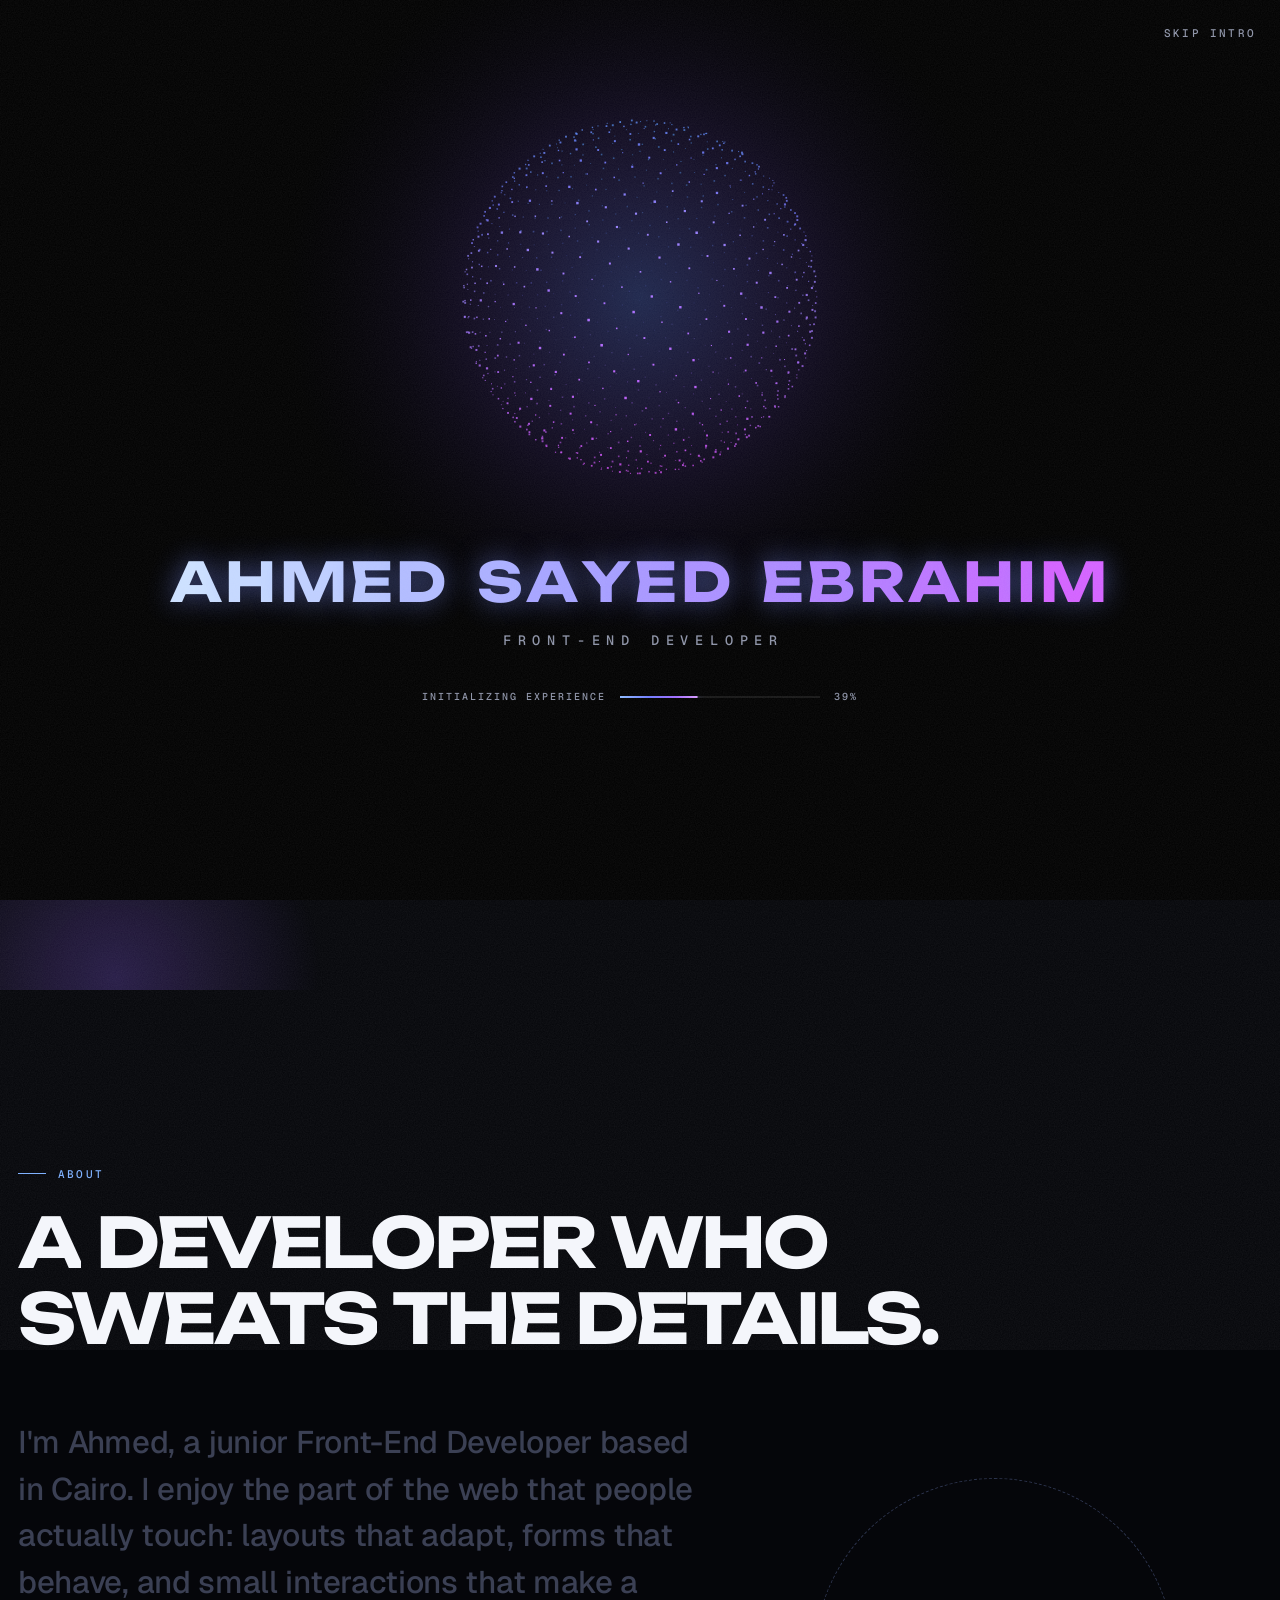
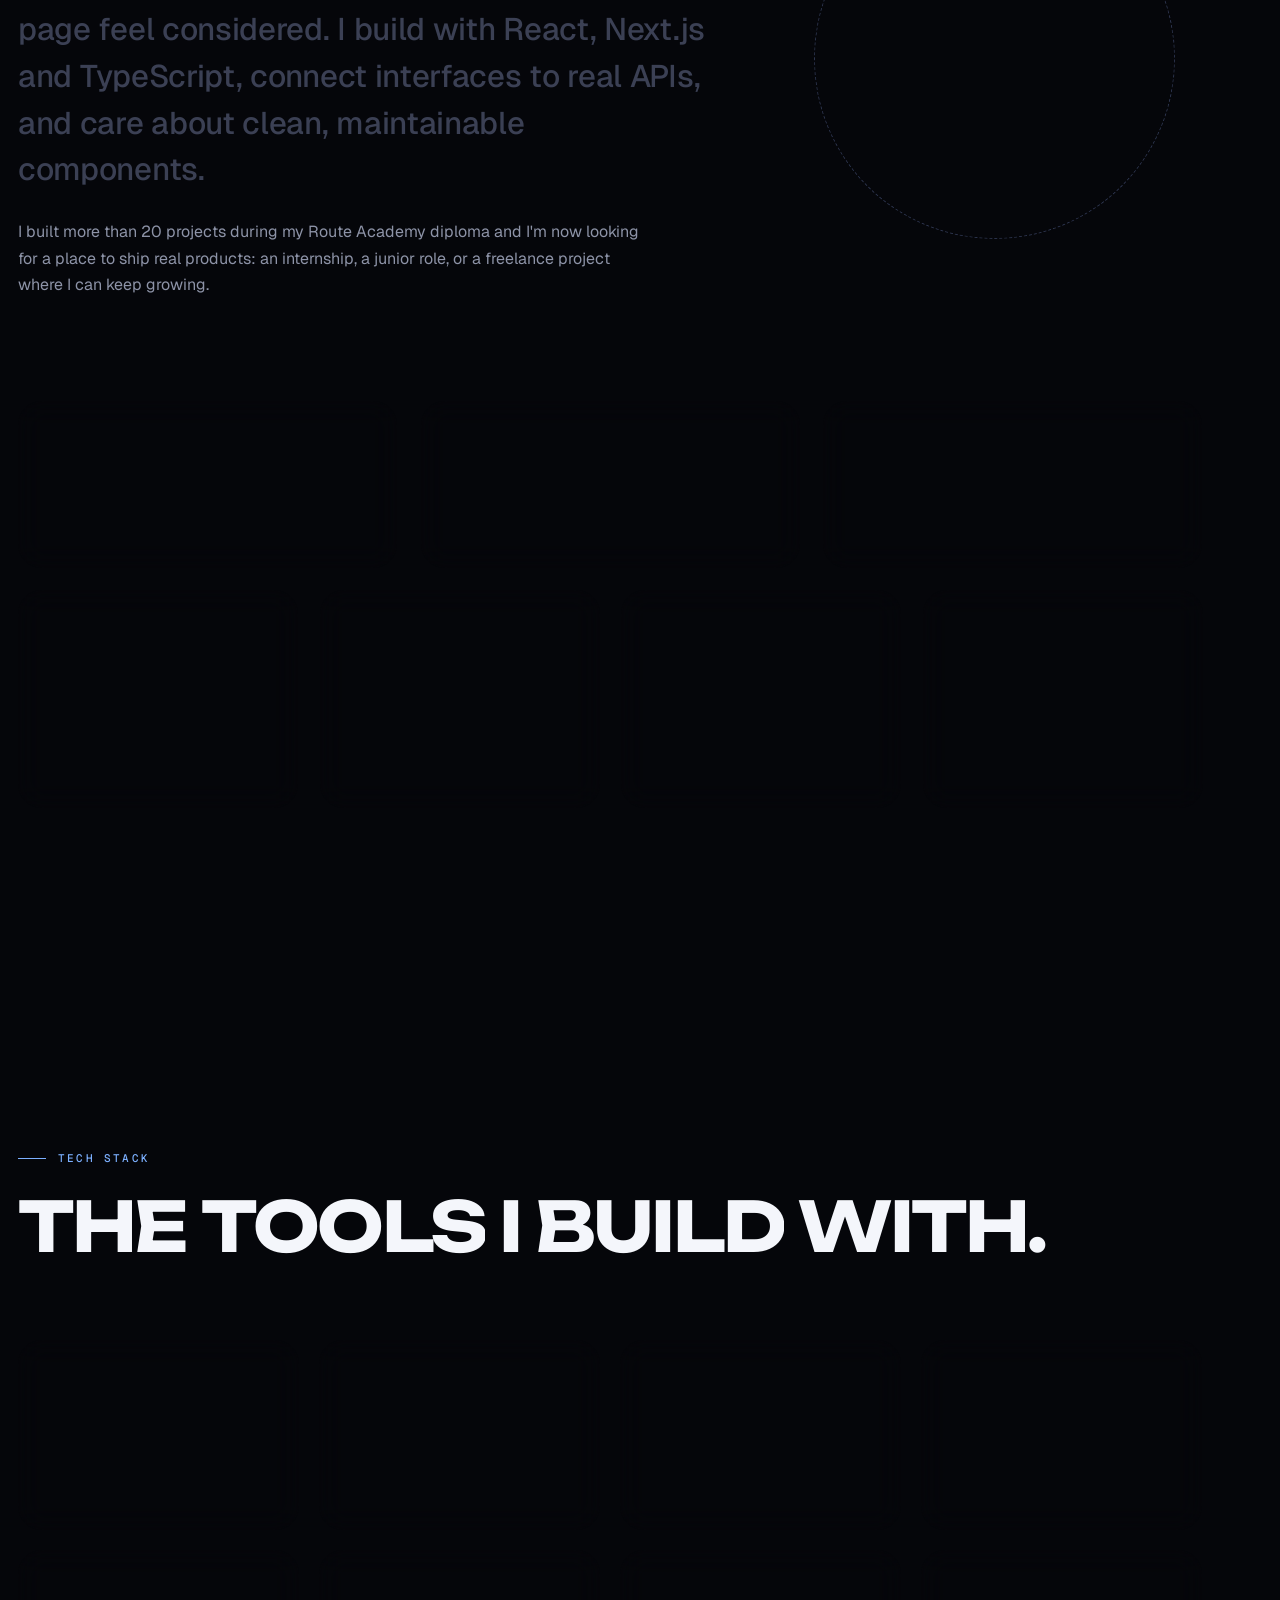
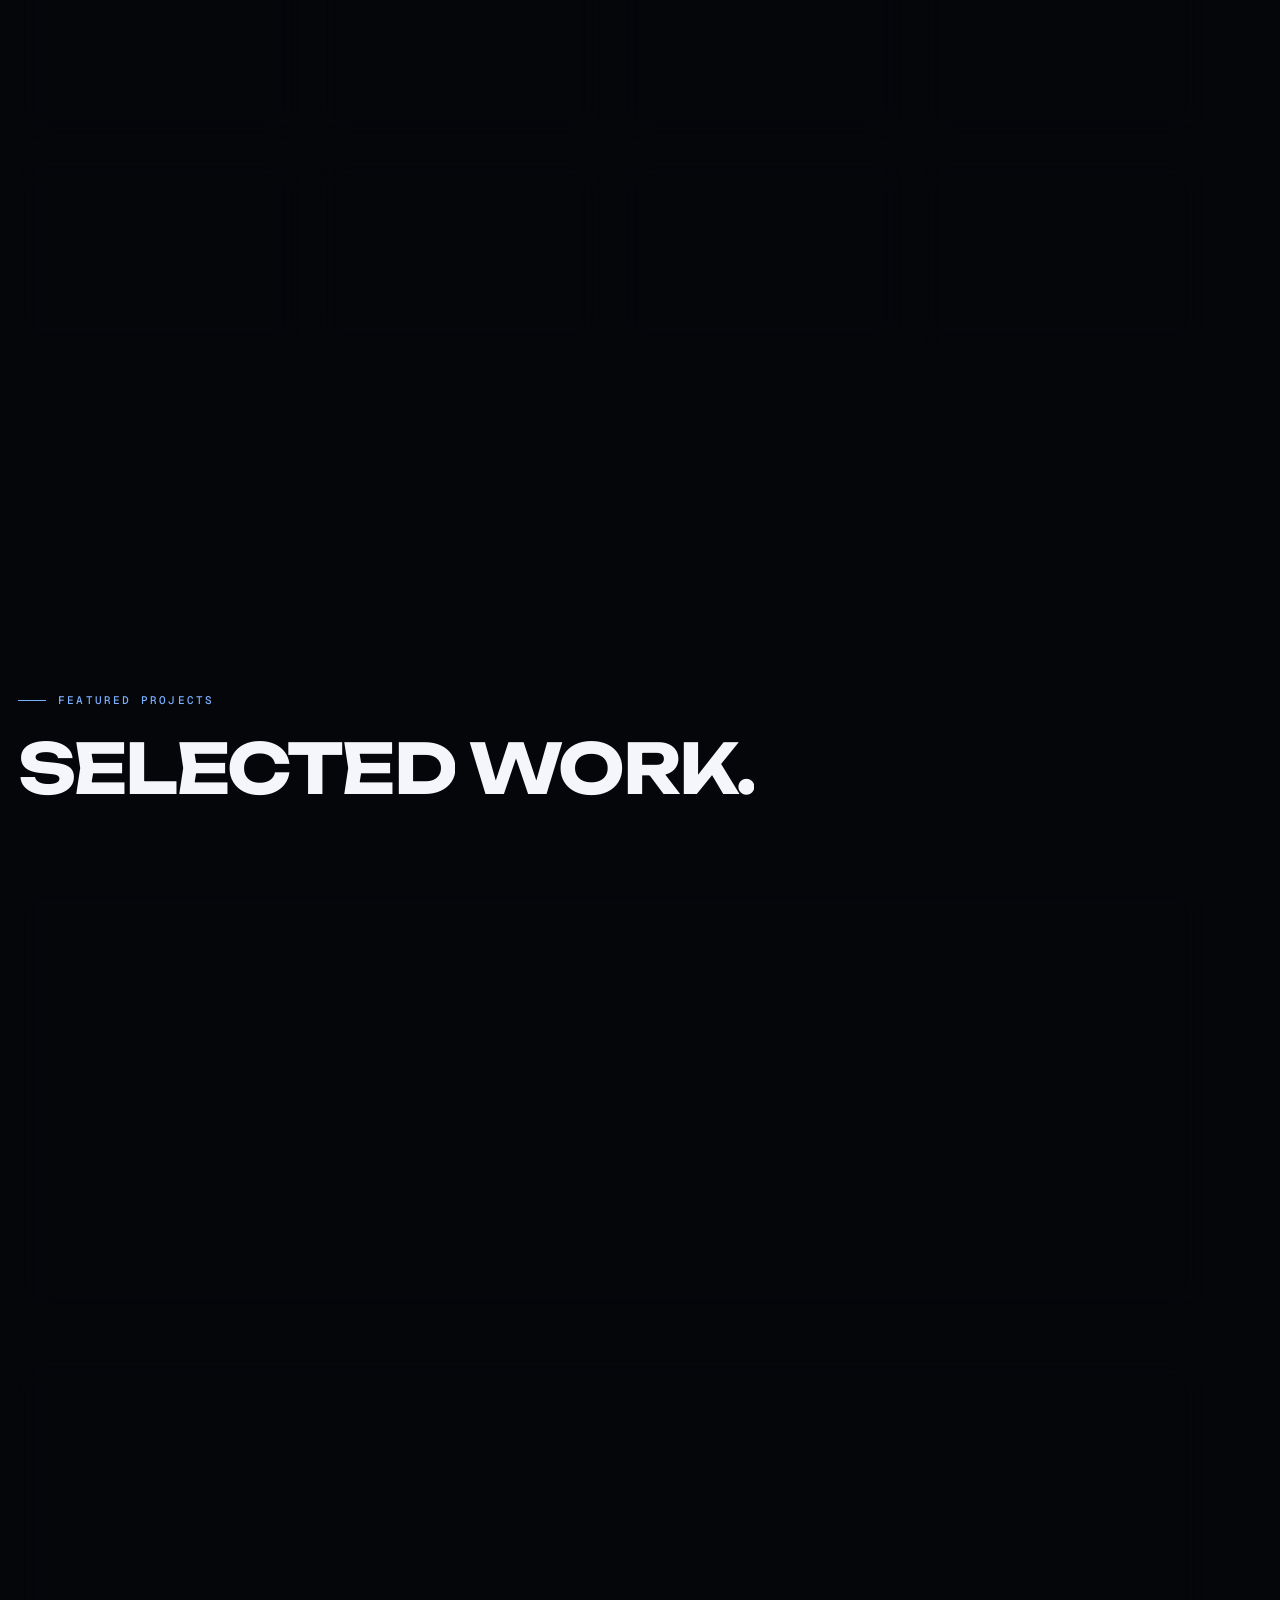
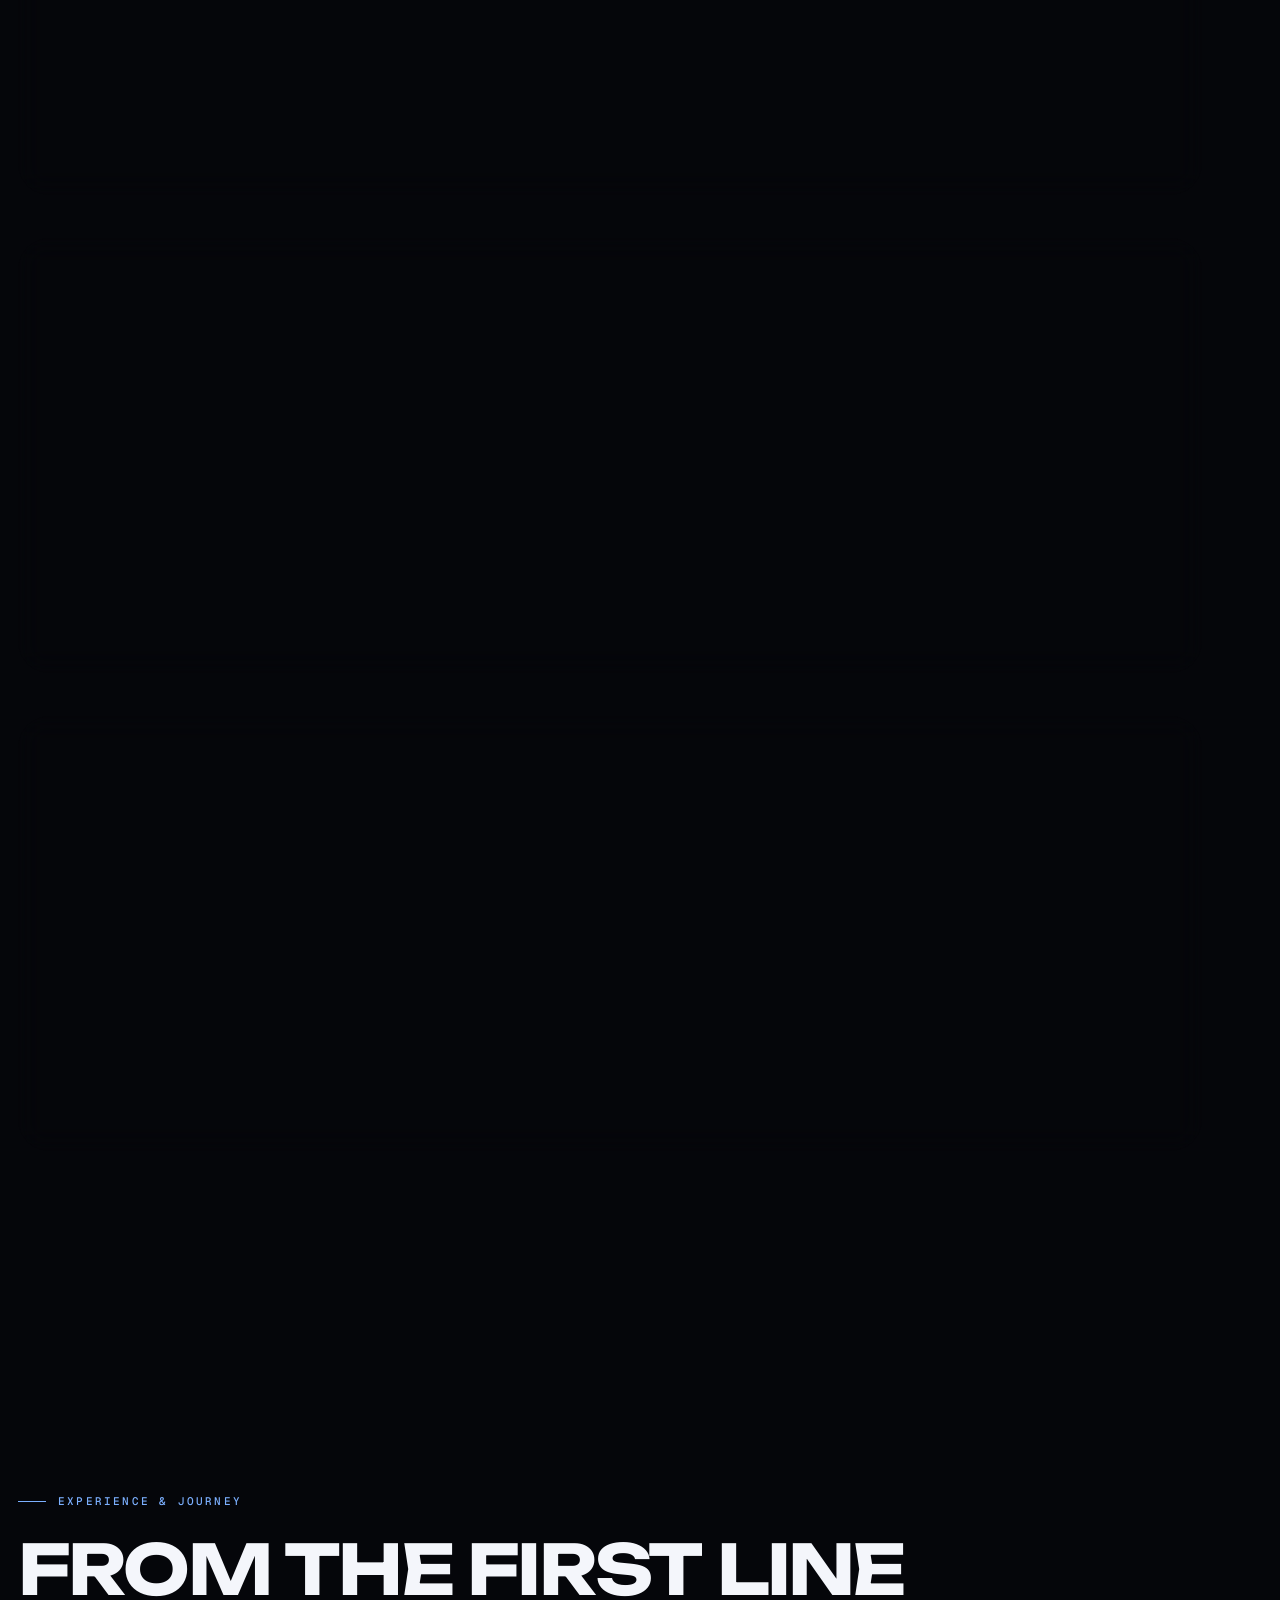
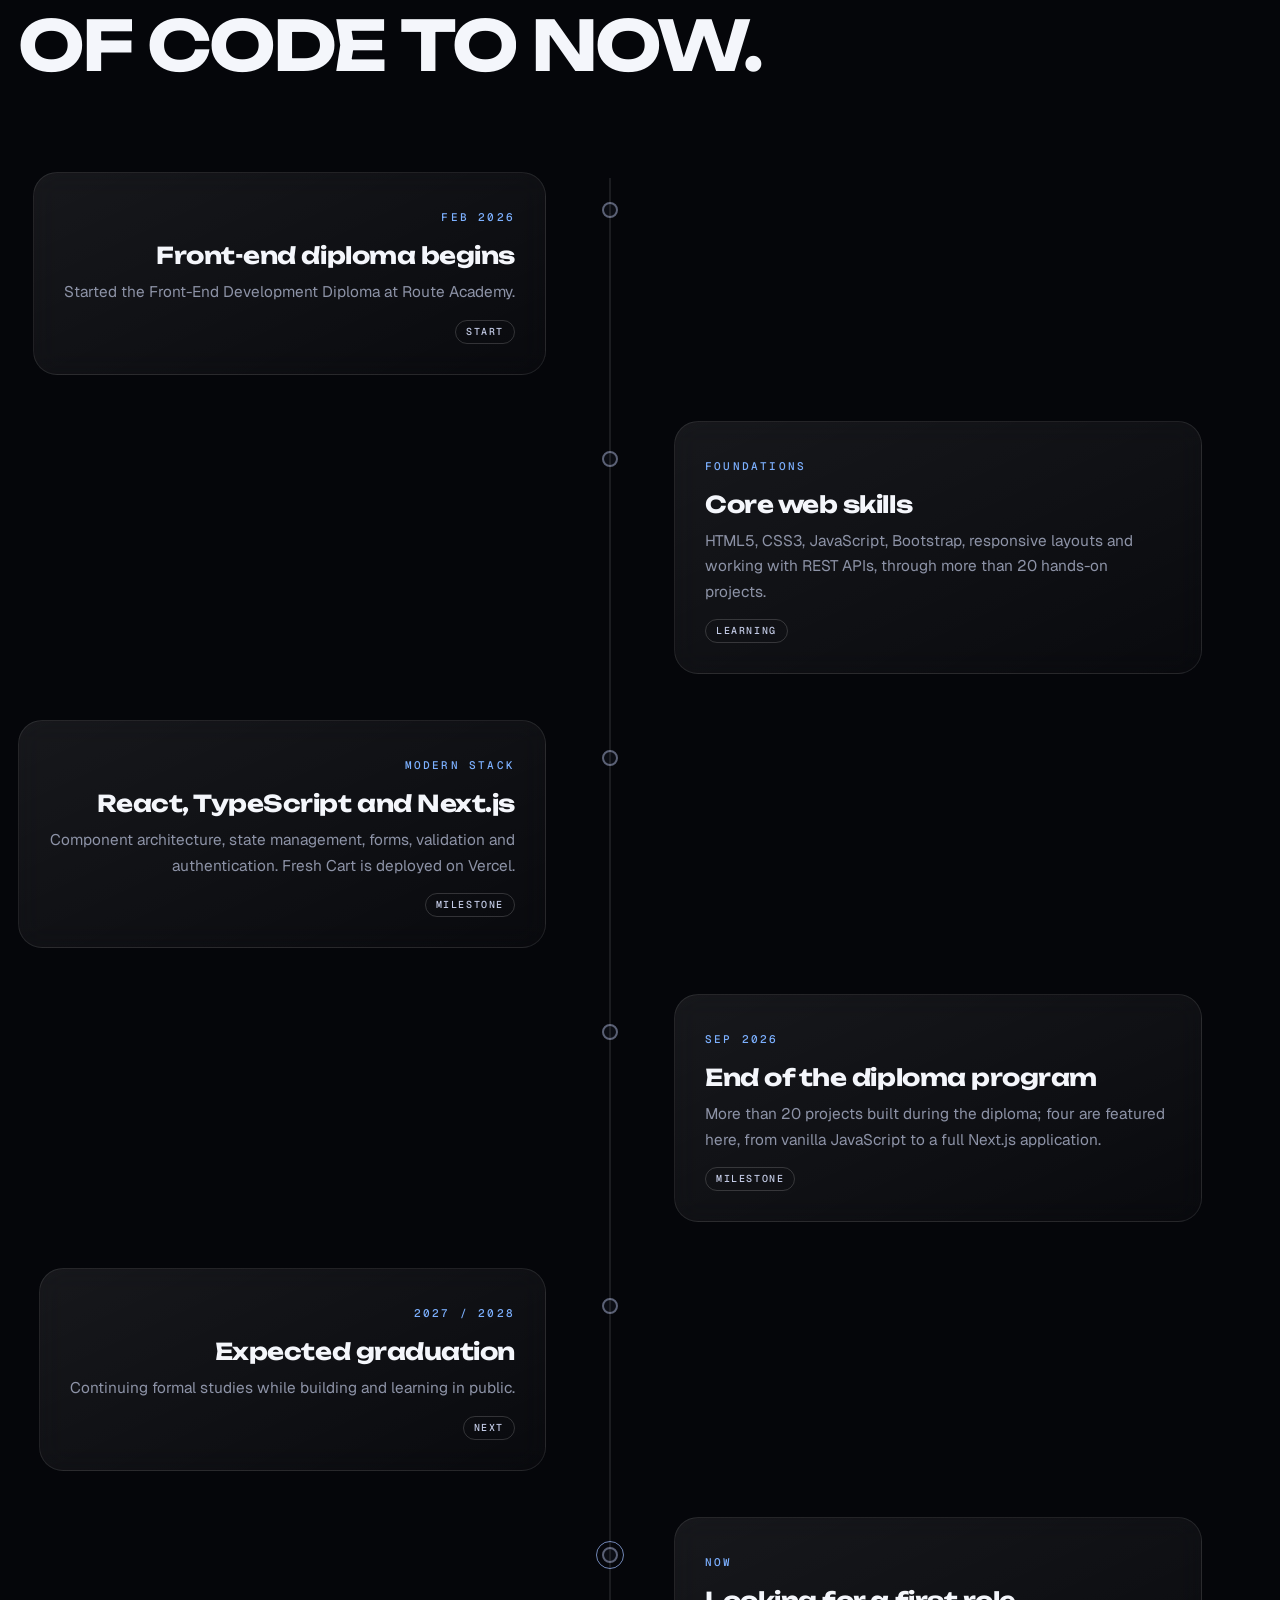
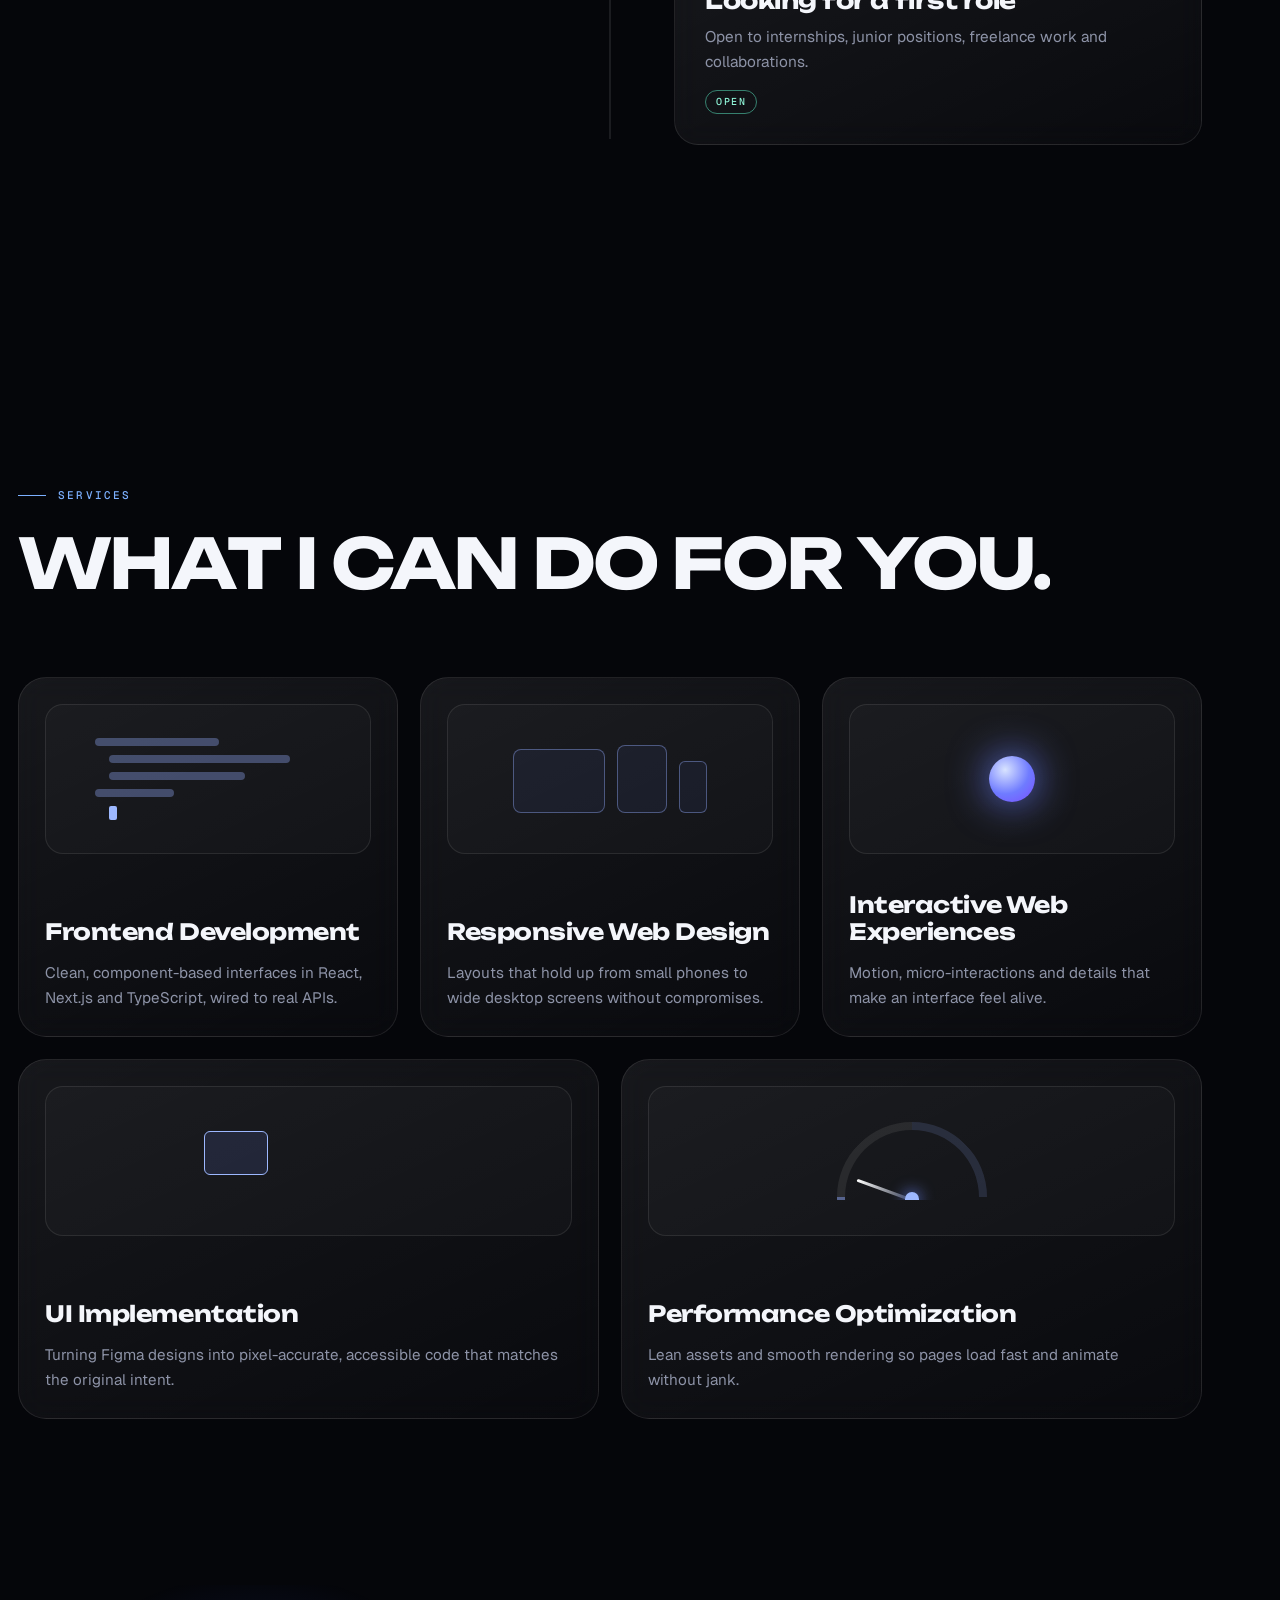
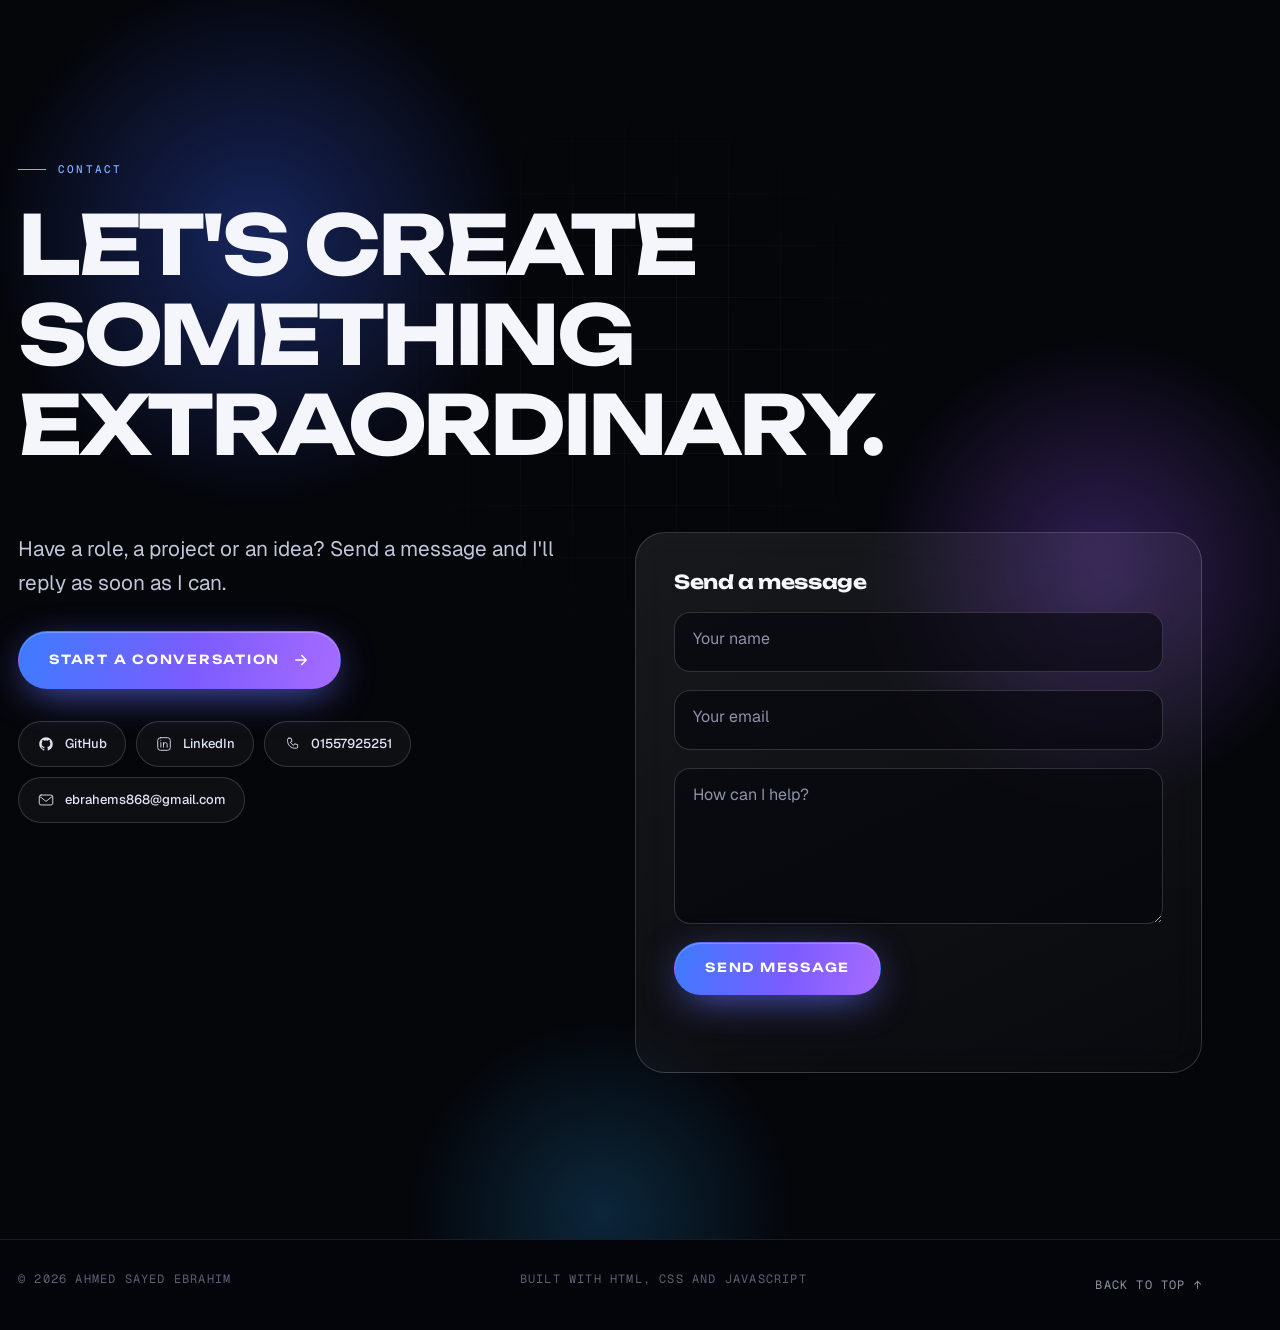
<file: index.html>
<!doctype html>
<html lang="en">
<head>
<meta charset="utf-8">
<meta name="viewport" content="width=device-width,initial-scale=1,viewport-fit=cover">
<title>Ahmed Sayed Ebrahim | Front-End Developer</title>
<meta name="description" content="Ahmed Sayed Ebrahim is a Front-End Developer in Cairo, Egypt. React, Next.js and TypeScript projects, interactive web experiences, and open to internships, junior roles and freelance work.">
<meta name="theme-color" content="#05060A">
<link rel="canonical" href="https://ahmed-sayed2007.github.io/portfolio/">
<link rel="icon" href="favicon.svg" type="image/svg+xml">
<meta property="og:type" content="website">
<meta property="og:title" content="Ahmed Sayed Ebrahim | Front-End Developer">
<meta property="og:description" content="I build digital experiences. React, Next.js and TypeScript, based in Cairo.">
<meta property="og:url" content="https://ahmed-sayed2007.github.io/portfolio/">
<meta name="twitter:card" content="summary">
<meta name="twitter:title" content="Ahmed Sayed Ebrahim | Front-End Developer">
<meta name="twitter:description" content="I build digital experiences. React, Next.js and TypeScript, based in Cairo.">
<script type="application/ld+json">{"@context":"https://schema.org","@type":"Person","name":"Ahmed Sayed Ebrahim","jobTitle":"Front-End Developer","url":"https://ahmed-sayed2007.github.io/portfolio/","address":{"@type":"PostalAddress","addressLocality":"Cairo","addressCountry":"EG"},"alumniOf":"Route Academy","email":"ebrahems868@gmail.com","telephone":"+201557925251","sameAs":["https://github.com/ahmed-sayed2007","https://www.linkedin.com/in/ahmed-sayed-717287357/"],"knowsAbout":["HTML5","CSS3","JavaScript","TypeScript","React","Next.js","Tailwind CSS"]}</script>
<link rel="preconnect" href="https://fonts.googleapis.com">
<link rel="preconnect" href="https://fonts.gstatic.com" crossorigin>
<link rel="stylesheet" href="https://fonts.googleapis.com/css2?family=Unbounded:wght@400;600;700;800&family=Geist:wght@400;500;600&family=Geist+Mono:wght@400;500&display=swap">
<link rel="stylesheet" href="styles.css">
<script src="data.js"></script>
<script>
/* Decides before first paint whether the intro plays, so there is no flash of the page. */
(function(){
  var d=document.documentElement,S=window.SITE||{},mode=S.intro||"session";
  var reduce=matchMedia("(prefers-reduced-motion: reduce)").matches;
  d.classList.add("js"); if(!reduce) d.classList.add("anim");
  var seen=false; try{seen=sessionStorage.getItem("as-intro")==="1"}catch(e){}
  var play=!reduce&&mode!=="off"&&!(mode==="session"&&seen)&&(!location.hash||location.hash==="#home");
  d.dataset.intro=play?"play":"skip";
  if(play) d.classList.add("locked"); else if(!d.classList.contains("anim")) d.classList.add("ready");
  /* failsafe: if the app script never starts, show the page anyway */
  setTimeout(function(){ if(!window.__appOK){ d.classList.remove("anim","locked"); d.classList.add("ready"); d.dataset.intro="skip"; } },6000);
})();
</script>
</head>
<body>
<a class="skip" href="#main">Skip to content</a>

<!-- ============ INTRO ============ -->
<div class="intro" id="intro" role="dialog" aria-label="Welcome">
  <canvas id="introCanvas" aria-hidden="true"></canvas>
  <div class="intro-ui">
    <p class="welcome" id="welcome" aria-label="Welcome to my digital world"></p>
    <p class="intro-name" id="introName" aria-label="Ahmed Sayed Ebrahim"></p>
    <p class="intro-role" id="introRole">Front-End Developer</p>
    <div class="load" id="load" aria-hidden="true">
      <span class="load-label">Initializing experience</span>
      <i class="bar"><b id="loadBar"></b></i>
      <span class="load-pct" id="loadPct">0%</span>
    </div>
    <button class="enter" id="enter" type="button" data-magnetic><span>Enter</span></button>
  </div>
  <button class="skip-intro" id="skipIntro" type="button">Skip intro</button>
</div>

<canvas id="bgCanvas" class="bg-canvas" aria-hidden="true"></canvas>
<div class="grain" aria-hidden="true"></div>
<div class="progress" id="progress" aria-hidden="true"><i></i></div>

<div id="site">
<header class="top" id="top">
  <a class="logo" href="#home" data-link aria-label="Ahmed Sayed, home"><span>AHMED</span><i>.</i><span>S</span></a>
  <nav class="top-links" aria-label="Primary">
    <a href="#work" data-link>Work</a><a href="#about" data-link>About</a><a href="#contact" data-link>Contact</a>
  </nav>
  <button class="menu-btn" id="menuBtn" type="button" aria-expanded="false" aria-controls="menu"><span class="mb-label">Menu</span><span class="mb-lines" aria-hidden="true"><i></i><i></i></span></button>
</header>

<div class="menu" id="menu" role="dialog" aria-modal="true" aria-label="Site menu" inert>
  <nav class="menu-nav" aria-label="Sections">
    <a href="#home" data-link><em>01</em><span>Home</span></a>
    <a href="#about" data-link><em>02</em><span>About</span></a>
    <a href="#stack" data-link><em>03</em><span>Stack</span></a>
    <a href="#work" data-link><em>04</em><span>Projects</span></a>
    <a href="#journey" data-link><em>05</em><span>Journey</span></a>
    <a href="#services" data-link><em>06</em><span>Services</span></a>
    <a href="#contact" data-link><em>07</em><span>Contact</span></a>
  </nav>
  <p class="menu-foot">Ahmed Sayed Ebrahim · Front-End Developer · Cairo, Egypt</p>
</div>

<nav class="dots" id="dots" aria-label="Section indicator">
  <a href="#home" data-link data-sec="home"><span>Home</span></a>
  <a href="#about" data-link data-sec="about"><span>About</span></a>
  <a href="#stack" data-link data-sec="stack"><span>Stack</span></a>
  <a href="#work" data-link data-sec="work"><span>Projects</span></a>
  <a href="#journey" data-link data-sec="journey"><span>Journey</span></a>
  <a href="#services" data-link data-sec="services"><span>Services</span></a>
  <a href="#contact" data-link data-sec="contact"><span>Contact</span></a>
</nav>

<main id="main">

<!-- ============ HERO ============ -->
<section class="hero" id="home" data-section>
  <canvas id="heroCanvas" aria-hidden="true"></canvas>
  <div class="hero-glow g1" aria-hidden="true"></div>
  <div class="hero-glow g2" aria-hidden="true"></div>
  <div class="wrap hero-inner">
    <p class="eyebrow hero-eb"><i class="pulse"></i>Available for internships, junior roles and freelance</p>
    <h1 class="hero-h">
      <span class="line"><span class="li">I BUILD</span></span>
      <span class="line"><span class="li">DIGITAL</span></span>
      <span class="line"><span class="li grad">EXPERIENCES.</span></span>
    </h1>
    <p class="hero-name"><span class="hn" id="heroName">Ahmed Sayed Ebrahim</span><span class="hr">Front-End Developer<b>/</b>Cairo, Egypt</span></p>
    <p class="hero-intro">I turn designs into fast, responsive and interactive web applications with React, Next.js and TypeScript. Detail-oriented, always learning, and focused on interfaces that feel as good as they look.</p>
    <div class="cta">
      <a class="btn primary" href="#work" data-link data-magnetic><span>EXPLORE MY WORK</span><svg viewBox="0 0 24 24" aria-hidden="true"><path d="M12 5v14M6 13l6 6 6-6"/></svg></a>
      <a class="btn ghost" href="#contact" data-link data-magnetic><span>LET'S TALK</span></a>
    </div>
  </div>
  <a class="scroll-cue" href="#about" data-link aria-label="Scroll to About"><i></i><span>Scroll</span></a>
</section>

<!-- ============ ABOUT ============ -->
<section class="sec about" id="about" data-section>
  <div class="wrap">
    <p class="eyebrow" data-reveal>About</p>
    <h2 class="h2" data-split>A developer who sweats the details.</h2>
    <div class="about-grid">
      <div class="about-copy">
        <p class="lead" data-scrubwords>I'm Ahmed, a junior Front-End Developer based in Cairo. I enjoy the part of the web that people actually touch: layouts that adapt, forms that behave, and small interactions that make a page feel considered. I build with React, Next.js and TypeScript, connect interfaces to real APIs, and care about clean, maintainable components.</p>
        <p class="sub" data-reveal>I built more than 20 projects during my Route Academy diploma and I'm now looking for a place to ship real products: an internship, a junior role, or a freelance project where I can keep growing.</p>
      </div>
      <div class="cube-wrap" data-reveal="scale" aria-hidden="true">
        <div class="cube" id="cube">
          <div class="face f1"><b>A</b></div><div class="face f2"><b>S</b></div><div class="face f3"><b>E</b></div>
          <div class="face f4"><b>&lt;/&gt;</b></div><div class="face f5"><b>UI</b></div><div class="face f6"><b>UX</b></div>
        </div>
        <i class="cube-ring"></i>
      </div>
    </div>
    <div class="stats" id="stats" data-stagger="0.1"></div>
    <div class="cards" id="aboutCards" data-stagger="0.09"></div>
  </div>
</section>

<!-- ============ STACK ============ -->
<section class="sec stack" id="stack" data-section>
  <div class="wrap">
    <p class="eyebrow" data-reveal>Tech stack</p>
    <h2 class="h2" data-split>The tools I build with.</h2>
    <div class="tech-grid" id="techGrid" data-stagger="0.05"></div>
  </div>
</section>

<!-- ============ PROJECTS ============ -->
<section class="sec work" id="work" data-section>
  <div class="wrap">
    <p class="eyebrow" data-reveal>Featured projects</p>
    <h2 class="h2" data-split>Selected work.</h2>
    <div class="projects" id="projects"></div>
  </div>
</section>

<!-- ============ JOURNEY ============ -->
<section class="sec journey" id="journey" data-section>
  <div class="wrap">
    <p class="eyebrow" data-reveal>Experience &amp; journey</p>
    <h2 class="h2" data-split>From the first line of code to now.</h2>
    <ol class="timeline" id="timeline"></ol>
  </div>
</section>

<!-- ============ SERVICES ============ -->
<section class="sec services" id="services" data-section>
  <div class="wrap">
    <p class="eyebrow" data-reveal>Services</p>
    <h2 class="h2" data-split>What I can do for you.</h2>
    <div class="svc-grid" id="svcGrid" data-stagger="0.08"></div>
  </div>
</section>

<!-- ============ CONTACT ============ -->
<section class="sec contact" id="contact" data-section>
  <div class="aurora" aria-hidden="true"><i class="a1"></i><i class="a2"></i><i class="a3"></i><span class="cgrid"></span></div>
  <div class="wrap">
    <p class="eyebrow" data-reveal>Contact</p>
    <h2 class="h2 huge" data-split>LET'S CREATE SOMETHING EXTRAORDINARY.</h2>
    <div class="contact-grid">
      <div class="contact-side" data-reveal>
        <p class="lead2">Have a role, a project or an idea? Send a message and I'll reply as soon as I can.</p>
        <a class="btn primary big" href="#message" id="ctaTalk" data-link data-magnetic><span>START A CONVERSATION</span><svg viewBox="0 0 24 24" aria-hidden="true"><path d="M5 12h14M13 6l6 6-6 6"/></svg></a>
        <ul class="socials" id="socials"></ul>
      </div>
      <form class="form" id="form" novalidate data-reveal="scale" aria-labelledby="formTitle">
        <h3 id="formTitle" class="form-title">Send a message</h3>
        <p class="hp" aria-hidden="true"><label>Leave empty<input type="text" name="_gotcha" tabindex="-1" autocomplete="off"></label></p>
        <div class="field"><input id="fName" name="name" type="text" autocomplete="name" placeholder=" " required><label for="fName">Your name</label><small id="eName" role="alert"></small></div>
        <div class="field"><input id="fEmail" name="email" type="email" autocomplete="email" placeholder=" " required><label for="fEmail">Your email</label><small id="eEmail" role="alert"></small></div>
        <div class="field"><textarea id="message" name="message" rows="5" placeholder=" " required></textarea><label for="message">How can I help?</label><small id="eMsg" role="alert"></small></div>
        <button class="btn primary submit" id="submit" type="submit" data-magnetic><span>SEND MESSAGE</span></button>
        <p class="form-status" id="formStatus" role="status" aria-live="polite"></p>
      </form>
    </div>
  </div>
</section>
</main>

<footer class="foot">
  <div class="wrap foot-in">
    <span>© 2026 Ahmed Sayed Ebrahim</span>
    <span class="foot-mid">Built with HTML, CSS and JavaScript</span>
    <a href="#home" data-link>Back to top ↑</a>
  </div>
</footer>
</div>

<noscript><style>.intro{display:none!important}</style></noscript>
<script src="app.js"></script>
</body>
</html>
</file>
<file: styles.css>
/* ==========================================================================
   Ahmed Sayed Ebrahim | futuristic portfolio
   Single committed dark look: black + charcoal, electric blue and violet, white.
   Hidden "before reveal" states only exist under html.anim (set before paint, removed for
   reduced motion or if the script fails), so content is always reachable.
   ========================================================================== */
:root{
  --bg:#05060A; --bg2:#0A0C13; --ink:#F4F6FB; --mut:#8D93A7; --dim:#5A6075;
  --line:rgba(255,255,255,.09); --line2:rgba(255,255,255,.16);
  --blue:#3D7BFF; --blue2:#7CB0FF; --violet:#8B5CF6; --lav:#C084FC;
  --grad:linear-gradient(105deg,#8DBBFF 0%,#6F7BFF 38%,#A06BFF 72%,#D69BFF 100%);
  --display:"Unbounded","Arial Black",system-ui,sans-serif;
  --body:"Geist",system-ui,-apple-system,"Segoe UI",Roboto,sans-serif;
  --mono:"Geist Mono",ui-monospace,SFMono-Regular,Menlo,monospace;
  --ease:cubic-bezier(.22,1,.36,1);
  --gut:max(18px,env(safe-area-inset-left,0px));
  color-scheme:dark;
}
*{box-sizing:border-box}
html{background:var(--bg);scroll-padding-top:90px;-webkit-text-size-adjust:100%}
html.locked{overflow:hidden}
html.leaving body{opacity:0;transition:opacity .35s ease}
body{margin:0;background:var(--bg);color:var(--ink);font:400 16px/1.65 var(--body);-webkit-font-smoothing:antialiased;overflow-x:clip;min-width:320px}
h1,h2,h3,p{margin:0}
a{color:inherit;text-decoration:none}
ul,ol{margin:0;padding:0;list-style:none}
button{font:inherit;color:inherit}
::selection{background:rgba(111,123,255,.45);color:#fff}
:focus-visible{outline:2px solid var(--blue2);outline-offset:4px;border-radius:8px}
.skip{position:fixed;left:16px;top:-80px;z-index:400;background:#fff;color:#000;padding:10px 16px;border-radius:10px;font-weight:600}
.skip:focus{top:calc(10px + env(safe-area-inset-top,0px))}
.wrap{width:100%;max-width:1320px;margin:0 auto;padding-left:var(--gut);padding-right:max(18px,env(safe-area-inset-right,0px))}
.grad{background:var(--grad);-webkit-background-clip:text;background-clip:text;color:transparent}

/* ---------- ambient layers ---------- */
.bg-canvas{position:fixed;inset:0;width:100%;height:100%;z-index:0;pointer-events:none;opacity:.75}
.grain{position:fixed;inset:-50%;z-index:300;pointer-events:none;opacity:.07;background-image:url("data:image/svg+xml;utf8,<svg xmlns='http://www.w3.org/2000/svg' width='220' height='220'><filter id='n'><feTurbulence type='fractalNoise' baseFrequency='.85' numOctaves='2' stitchTiles='stitch'/><feColorMatrix values='0 0 0 0 1  0 0 0 0 1  0 0 0 0 1  0 0 0 .9 0'/></filter><rect width='100%' height='100%' filter='url(%23n)'/></svg>")}
.progress{position:fixed;left:0;right:0;top:0;height:3px;z-index:150;pointer-events:none}
.progress i{display:block;height:100%;background:var(--grad);transform-origin:left;transform:scaleX(0);box-shadow:0 0 14px rgba(111,123,255,.8)}
#site{position:relative;z-index:2}

/* ---------- cursor ---------- */
html.has-cursor,html.has-cursor *{cursor:none!important}
.cursor-dot,.cursor-ring{position:fixed;left:0;top:0;z-index:500;pointer-events:none;border-radius:50%;opacity:0;transition:opacity .3s}
.cursor-dot{width:7px;height:7px;margin:-3.5px 0 0 -3.5px;background:#fff;box-shadow:0 0 12px rgba(140,170,255,.9)}
.cursor-ring{width:40px;height:40px;margin:-20px 0 0 -20px;border:1px solid rgba(160,190,255,.7);transition:opacity .3s,width .35s var(--ease),height .35s var(--ease),margin .35s var(--ease),background .3s,border-color .3s}
html.cursor-on .cursor-dot,html.cursor-on .cursor-ring{opacity:1}
html.cursor-hover .cursor-ring{width:72px;height:72px;margin:-36px 0 0 -36px;background:rgba(111,123,255,.14);border-color:rgba(190,205,255,.9)}
html.cursor-down .cursor-ring{width:30px;height:30px;margin:-15px 0 0 -15px}

/* ---------- intro ---------- */
.intro{display:none;position:fixed;inset:0;z-index:200;background:#000;color:var(--ink);overflow:hidden;transform-origin:50% 42%}
html[data-intro="play"] .intro{display:block}
html.intro-gone .intro{display:none!important}
#introCanvas{position:absolute;inset:0;width:100%;height:100%}
.intro-ui{position:absolute;left:0;right:0;top:61%;display:grid;justify-items:center;row-gap:20px;padding:0 var(--gut);text-align:center}
.welcome,.intro-name{grid-area:1/1;max-width:100%}
.welcome{font:500 clamp(.72rem,2.3vw,1rem)/1.6 var(--mono);letter-spacing:.34em;text-transform:uppercase;color:#cdd6f6;padding-left:.34em}
.intro-name{font:700 clamp(1.25rem,4.3vw,3.4rem)/1.2 var(--display);letter-spacing:.06em;text-transform:uppercase;perspective:700px}
.wd{display:inline-block;white-space:nowrap}
.sp{display:inline-block;width:.5em}
.ch,.nc{display:inline-block;opacity:0}
.ch{transform:translateY(8px);filter:blur(6px);transition:opacity .5s ease,transform .6s var(--ease),filter .6s var(--ease);transition-delay:calc(var(--i)*38ms)}
.welcome.show .ch{opacity:1;transform:none;filter:none}
.welcome.out .ch{opacity:0;transform:translateY(-12px);filter:blur(5px);transition-delay:calc(var(--i)*10ms)}
.nc{transform:translateY(55%) rotateX(-80deg);filter:blur(12px);transform-origin:50% 100%;transition:opacity .7s ease,transform 1s var(--ease),filter .9s var(--ease);transition-delay:calc(var(--i)*48ms);text-shadow:0 0 28px rgba(120,140,255,.55)}
.intro-name.show .nc{opacity:1;transform:none;filter:none}
.intro-role{grid-area:2/1;font:500 clamp(.68rem,2vw,.85rem)/1 var(--mono);letter-spacing:.5em;padding-left:.5em;text-transform:uppercase;color:var(--mut);opacity:0;transform:translateY(8px);transition:opacity .8s ease,transform .8s var(--ease)}
.intro-role.show{opacity:1;transform:none}
.load{grid-area:3/1;display:flex;align-items:center;gap:14px;font:500 10px/1 var(--mono);letter-spacing:.2em;text-transform:uppercase;color:var(--mut);opacity:0;transition:opacity .6s ease;margin-top:8px}
.load.show{opacity:1}.load.done{opacity:0}
.load .bar{display:block;position:relative;overflow:hidden;width:min(200px,34vw);height:2px;background:var(--line)}
.load .bar b{position:absolute;inset:0;background:var(--grad);transform:scaleX(0);transform-origin:left;box-shadow:0 0 12px rgba(111,123,255,.9)}
.load-pct{min-width:3.2ch;text-align:right;font-variant-numeric:tabular-nums}
.enter{grid-area:3/1;position:relative;margin-top:2px;padding:17px 46px 17px calc(46px + .5em);border-radius:999px;border:1px solid rgba(160,190,255,.45);background:rgba(20,26,50,.55);color:#fff;font:600 13px/1 var(--display);letter-spacing:.5em;text-transform:uppercase;cursor:pointer;opacity:0;visibility:hidden;transform:scale(.9);transition:opacity .7s ease,transform .8s var(--ease),visibility 0s .7s,box-shadow .4s,border-color .4s,background .4s}
.enter.show{opacity:1;visibility:visible;transform:none;transition-delay:0s;box-shadow:0 0 0 0 rgba(111,123,255,.5),0 0 40px -6px rgba(111,123,255,.6);animation:ring 2.6s ease-out 1s infinite}
.enter:hover{background:rgba(70,90,200,.45);border-color:#c9d6ff}
.enter span{display:block;transition:transform .25s var(--ease)}
@keyframes ring{70%{box-shadow:0 0 0 18px rgba(111,123,255,0),0 0 40px -6px rgba(111,123,255,.6)}100%{box-shadow:0 0 0 0 rgba(111,123,255,0),0 0 40px -6px rgba(111,123,255,.6)}}
.skip-intro{position:absolute;top:calc(14px + env(safe-area-inset-top,0px));right:max(10px,env(safe-area-inset-right,0px));padding:14px 14px;background:none;border:0;cursor:pointer;color:var(--mut);font:500 11px/1 var(--mono);letter-spacing:.2em;text-transform:uppercase;transition:color .2s}
.skip-intro:hover{color:#fff}
.intro.leaving{pointer-events:none;opacity:0;transform:scale(1.35);transition:opacity .9s ease .3s,transform 1.4s cubic-bezier(.55,0,.2,1)}
.intro.leaving .intro-ui,.intro.leaving .skip-intro{opacity:0;transition:opacity .45s ease}
.intro.fast{opacity:0;transition:opacity .45s ease}

/* ---------- header / menu / dots ---------- */
.top{position:fixed;left:0;right:0;top:0;z-index:100;display:flex;align-items:center;justify-content:space-between;gap:20px;padding:calc(16px + env(safe-area-inset-top,0px)) max(18px,env(safe-area-inset-right,0px)) 16px var(--gut);transition:background .4s,backdrop-filter .4s,border-color .4s;border-bottom:1px solid transparent}
.top.scrolled{background:rgba(5,6,10,.62);-webkit-backdrop-filter:blur(16px);backdrop-filter:blur(16px);border-bottom-color:var(--line)}
.logo{font:800 17px/1 var(--display);letter-spacing:.08em;display:inline-flex;gap:2px;align-items:center;padding:8px 0}
.logo i{font-style:normal;color:var(--blue2);text-shadow:0 0 14px rgba(124,176,255,.9)}
.top-links{display:none;gap:6px;margin-left:auto}
.top-links a{position:relative;padding:10px 16px;font-size:14px;font-weight:500;color:var(--mut);transition:color .25s}
.top-links a::after{content:"";position:absolute;left:16px;right:16px;bottom:6px;height:1px;background:var(--grad);transform:scaleX(0);transform-origin:left;transition:transform .4s var(--ease)}
.top-links a:hover,.top-links a.on{color:#fff}.top-links a:hover::after,.top-links a.on::after{transform:scaleX(1)}
@media(min-width:900px){.top-links{display:flex}}
.menu-btn{display:inline-flex;align-items:center;gap:12px;background:var(--glass,rgba(255,255,255,.05));border:1px solid var(--line2);border-radius:999px;padding:11px 16px 11px 18px;cursor:pointer;font:500 12px/1 var(--mono);letter-spacing:.18em;text-transform:uppercase;transition:border-color .3s,background .3s}
.menu-btn:hover{border-color:rgba(160,190,255,.7);background:rgba(111,123,255,.12)}
.mb-lines{position:relative;width:18px;height:10px;display:block}
.mb-lines i{position:absolute;left:0;right:0;height:1.5px;background:#fff;border-radius:2px;transition:transform .5s var(--ease),top .5s var(--ease)}
.mb-lines i:first-child{top:1px}.mb-lines i:last-child{top:7px}
.menu-btn[aria-expanded="true"] .mb-lines i:first-child{top:4px;transform:rotate(45deg)}
.menu-btn[aria-expanded="true"] .mb-lines i:last-child{top:4px;transform:rotate(-45deg)}
.menu{position:fixed;inset:0;z-index:90;display:flex;flex-direction:column;justify-content:center;padding:100px var(--gut) 40px;background:rgba(5,6,10,.96);-webkit-backdrop-filter:blur(20px);backdrop-filter:blur(20px);visibility:hidden;clip-path:circle(0% at calc(100% - 70px) 44px);transition:clip-path .85s var(--ease),visibility 0s .85s}
.menu.open{visibility:visible;clip-path:circle(150% at calc(100% - 70px) 44px);transition-delay:0s}
.menu-nav{display:grid;gap:2px;max-width:1100px;width:100%;margin:0 auto}
.menu-nav a{display:flex;align-items:baseline;gap:20px;padding:8px 0;font:700 clamp(1.7rem,6.5vw,4rem)/1.15 var(--display);letter-spacing:-.02em;color:#c3c8d8;opacity:0;transform:translateY(24px);transition:color .3s,opacity .6s var(--ease),transform .7s var(--ease)}
.menu.open .menu-nav a{opacity:1;transform:none;transition-delay:calc(.12s + var(--i,0)*.05s),calc(.12s + var(--i,0)*.05s),calc(.12s + var(--i,0)*.05s)}
.menu-nav a em{font:500 12px var(--mono);font-style:normal;color:var(--blue2);letter-spacing:.1em}
.menu-nav a:hover{color:#fff}.menu-nav a:hover span{background:var(--grad);-webkit-background-clip:text;background-clip:text;color:transparent}
.menu-foot{max-width:1100px;width:100%;margin:36px auto 0;font:400 12px var(--mono);letter-spacing:.12em;text-transform:uppercase;color:var(--dim)}
.dots{position:fixed;right:max(16px,env(safe-area-inset-right,0px));top:50%;transform:translateY(-50%);z-index:80;display:none;flex-direction:column;gap:6px;align-items:flex-end}
@media(min-width:1100px){.dots{display:flex}}
.dots a{position:relative;display:flex;align-items:center;gap:12px;padding:7px 4px}
.dots a::after{content:"";width:7px;height:7px;border-radius:50%;background:var(--dim);transition:transform .4s var(--ease),background .3s,box-shadow .3s}
.dots a span{font:500 10px var(--mono);letter-spacing:.16em;text-transform:uppercase;color:var(--mut);opacity:0;transform:translateX(8px);transition:opacity .3s,transform .4s var(--ease);pointer-events:none}
.dots a:hover span,.dots a:focus-visible span,.dots a.on span{opacity:1;transform:none}
.dots a.on::after{background:#9db8ff;transform:scale(1.5);box-shadow:0 0 14px rgba(140,170,255,.95)}
.dots a.on span{color:#fff}

/* ---------- buttons ---------- */
.btn{position:relative;display:inline-flex;align-items:center;justify-content:center;gap:12px;padding:19px 30px;border-radius:999px;border:1px solid var(--line2);font:600 12.5px/1 var(--display);letter-spacing:.14em;color:#fff;cursor:pointer;background:rgba(255,255,255,.04);-webkit-backdrop-filter:blur(10px);backdrop-filter:blur(10px);transition:transform .5s var(--ease),border-color .3s,background .3s,box-shadow .4s;will-change:transform}
.btn svg{width:18px;height:18px;fill:none;stroke:currentColor;stroke-width:2;stroke-linecap:round;stroke-linejoin:round;transition:transform .4s var(--ease)}
.btn.primary{border-color:transparent;background:linear-gradient(105deg,#3D7BFF,#7C5CFF 55%,#A66BFF);box-shadow:0 10px 40px -10px rgba(100,110,255,.9),inset 0 1px 0 rgba(255,255,255,.25)}
.btn.primary:hover{box-shadow:0 14px 56px -8px rgba(120,120,255,1),inset 0 1px 0 rgba(255,255,255,.35)}
.btn.ghost:hover{border-color:rgba(170,195,255,.8);background:rgba(111,123,255,.12)}
.btn:hover svg{transform:translateY(3px)}
.btn.big svg{transform:none}.btn.big:hover svg{transform:translateX(4px)}
.btn[disabled]{opacity:.6;cursor:progress}

/* ---------- hero ---------- */
.hero{position:relative;padding:calc(130px + env(safe-area-inset-top,0px)) 0 clamp(90px,10vw,130px);overflow:clip;isolation:isolate}
#heroCanvas{position:absolute;right:-6%;top:3%;width:min(66vw,900px);height:min(86vh,800px);z-index:-1;pointer-events:none;opacity:.8}
.hero-glow{position:absolute;z-index:-2;border-radius:50%;pointer-events:none;will-change:transform}
.g1{width:56vw;height:56vw;right:-12vw;top:-14vw;background:radial-gradient(closest-side,rgba(70,100,255,.34),transparent 70%)}
.g2{width:46vw;height:46vw;left:-14vw;bottom:-22vw;background:radial-gradient(closest-side,rgba(139,92,246,.26),transparent 70%)}
.eyebrow{display:inline-flex;align-items:center;gap:12px;font:500 11px/1.5 var(--mono);letter-spacing:.2em;text-transform:uppercase;color:var(--blue2)}
.hero-eb{padding:9px 15px;border:1px solid var(--line);border-radius:999px;background:rgba(255,255,255,.03);color:#b9c3dd;letter-spacing:.14em}
.pulse{position:relative;flex:none;width:7px;height:7px;border-radius:50%;background:#5cf0c8;box-shadow:0 0 0 0 rgba(92,240,200,.6);animation:pulse 2.2s ease-out infinite}
@keyframes pulse{70%{box-shadow:0 0 0 9px rgba(92,240,200,0)}100%{box-shadow:0 0 0 0 rgba(92,240,200,0)}}
.hero-h{margin-top:clamp(22px,3vw,34px);font:800 clamp(2.15rem,9.4vw,9rem)/.98 var(--display);letter-spacing:-.045em;text-transform:uppercase;max-width:100%}
.line{display:block;overflow:hidden;padding:.06em 0 .12em;margin-bottom:-.12em}
.li{display:inline-block;will-change:transform}
.li.grad{padding-right:.08em}
.hero-name{display:flex;flex-wrap:wrap;align-items:baseline;gap:8px 26px;margin-top:clamp(22px,3vw,40px)}
.hn{font:600 clamp(1.05rem,2.3vw,1.7rem)/1.2 var(--display);letter-spacing:.01em}
.hc{display:inline-block}
.hr{font:500 12px/1.4 var(--mono);letter-spacing:.2em;text-transform:uppercase;color:var(--mut)}
.hr b{font-weight:500;color:var(--violet);margin:0 .7em}
.hero-intro{max-width:56ch;margin-top:22px;color:#aeb4c6;font-size:clamp(1rem,1.5vw,1.15rem)}
.cta{display:flex;flex-wrap:wrap;gap:14px;margin-top:clamp(28px,4vw,44px)}
.scroll-cue{position:absolute;left:50%;bottom:26px;transform:translateX(-50%);display:flex;flex-direction:column;align-items:center;gap:10px;font:500 10px/1 var(--mono);letter-spacing:.3em;text-transform:uppercase;color:var(--dim);padding:8px}
.scroll-cue i{display:block;width:1px;height:42px;background:linear-gradient(var(--blue2),transparent);transform-origin:top;animation:drip 2.2s var(--ease) infinite}
@keyframes drip{0%{transform:scaleY(0)}55%{transform:scaleY(1)}100%{transform:scaleY(1);opacity:0}}
@media(max-width:700px){#heroCanvas{opacity:.45;right:-30%;width:120vw}.scroll-cue{display:none}}

/* hero entrance (plays when the intro hands over) */
html.anim:not(.ready) .li{transform:translateY(115%)}
html.anim .li{transition:transform 1.25s var(--ease)}
html.anim .line:nth-child(2) .li{transition-delay:.12s}
html.anim .line:nth-child(3) .li{transition-delay:.24s}
html.anim:not(.ready) .hero-eb,html.anim:not(.ready) .hero-intro,html.anim:not(.ready) .cta,html.anim:not(.ready) .hr,html.anim:not(.ready) .scroll-cue{opacity:0;transform:translateY(22px)}
html.anim:not(.ready) .scroll-cue{transform:translate(-50%,22px)}
html.anim .hero-eb,html.anim .hero-intro,html.anim .cta,html.anim .hr{transition:opacity 1s var(--ease),transform 1.1s var(--ease)}
html.anim .scroll-cue{transition:opacity 1s var(--ease) 1.4s,transform 1.1s var(--ease) 1.4s}
html.anim .hero-eb{transition-delay:.05s}html.anim .hr{transition-delay:.7s}html.anim .hero-intro{transition-delay:.62s}html.anim .cta{transition-delay:.78s}
html.anim .hc{transition:opacity .7s ease,transform .9s var(--ease),filter .8s var(--ease);transition-delay:calc(.45s + var(--i)*28ms)}
html.anim:not(.ready) .hc{opacity:0;transform:translateY(60%);filter:blur(8px)}
html.anim:not(.ready) #heroCanvas{opacity:0}
html.anim #heroCanvas{transition:opacity 2s ease .3s}
html.anim:not(.ready) .top{transform:translateY(-100%);opacity:0}
html.anim .top{transition:transform .9s var(--ease) .5s,opacity .9s ease .5s,background .4s,border-color .4s}
html.ready main{animation:siteIn 1.5s var(--ease) backwards}
@keyframes siteIn{from{opacity:0;transform:scale(1.05)}}

/* ---------- sections / shared ---------- */
.sec{position:relative;padding:clamp(90px,13vw,190px) 0}
.h2{margin-top:20px;font:700 clamp(1.7rem,5.4vw,4.6rem)/1.06 var(--display);letter-spacing:-.04em;text-transform:uppercase;max-width:18ch;text-wrap:balance}
.h2.huge{max-width:15ch;font-size:clamp(1.75rem,6.4vw,6rem)}
.eyebrow::before{content:"";width:28px;height:1px;background:var(--blue2)}
.w{display:inline-block;overflow:hidden;vertical-align:top;padding:.04em 0 .14em;margin-bottom:-.14em}
.wi{display:inline-block}
.glass{border:1px solid var(--line);background:linear-gradient(155deg,rgba(255,255,255,.075),rgba(255,255,255,.02));-webkit-backdrop-filter:blur(14px);backdrop-filter:blur(14px);transition:border-color .4s,box-shadow .5s}
.glass:hover{border-color:rgba(130,160,255,.55);box-shadow:0 0 0 1px rgba(110,140,255,.14),0 24px 70px -26px rgba(80,110,255,.7)}
[data-tilt]{--rx:0deg;--ry:0deg;--mx:50%;--my:50%;position:relative;transform:perspective(1000px) rotateX(var(--rx)) rotateY(var(--ry));transition:transform .7s var(--ease),border-color .4s,box-shadow .5s}
[data-tilt].tilting{will-change:transform;transition:transform .12s linear,border-color .4s,box-shadow .5s}
[data-tilt]::after{content:"";position:absolute;inset:0;border-radius:inherit;pointer-events:none;background:radial-gradient(300px circle at var(--mx) var(--my),rgba(120,150,255,.2),transparent 62%);opacity:0;transition:opacity .35s}
[data-tilt]:hover::after{opacity:1}

/* reveal system */
html.anim [data-reveal]{opacity:0;transform:translateY(34px);transition:opacity 1s var(--ease),transform 1.1s var(--ease);transition-delay:var(--d,0s)}
html.anim [data-reveal="scale"]{transform:translateY(24px) scale(.93)}
html.anim [data-reveal].in{opacity:1;transform:none}
html.anim [data-split] .wi{transform:translateY(112%);transition:transform 1.1s var(--ease);transition-delay:calc(var(--i)*55ms)}
html.anim [data-split].in .wi{transform:none}

/* ---------- about ---------- */
.about-grid{display:grid;grid-template-columns:minmax(0,1.5fr) minmax(0,.9fr);gap:clamp(30px,6vw,90px);align-items:center;margin-top:clamp(36px,5vw,70px)}
.lead{font:500 clamp(1.15rem,2.5vw,1.95rem)/1.5 var(--body);letter-spacing:-.01em;color:#fff}
.sw{color:#3b4054;transition:color .5s ease}.sw.lit{color:#eef1fb}
html:not(.anim) .sw{color:#eef1fb}
.sub{margin-top:26px;max-width:58ch;color:var(--mut)}
.cube-wrap{position:relative;display:grid;place-items:center;height:clamp(240px,34vw,400px);perspective:900px}
.cube{--s:clamp(120px,15vw,190px);position:relative;width:var(--s);height:var(--s);transform-style:preserve-3d;transform:rotateX(var(--cx,-22deg)) rotateY(var(--cy,32deg));will-change:transform}
.face{position:absolute;inset:0;display:grid;place-items:center;border:1px solid rgba(150,175,255,.5);background:linear-gradient(145deg,rgba(90,120,255,.22),rgba(150,90,255,.1));box-shadow:inset 0 0 40px rgba(100,130,255,.25),0 0 30px rgba(90,120,255,.18)}
.face b{font:800 clamp(1.5rem,3.4vw,2.6rem) var(--display);color:rgba(255,255,255,.92);text-shadow:0 0 22px rgba(130,160,255,.9)}
.f1{transform:translateZ(calc(var(--s)/2))}.f2{transform:rotateY(90deg) translateZ(calc(var(--s)/2))}.f3{transform:rotateY(180deg) translateZ(calc(var(--s)/2))}
.f4{transform:rotateY(-90deg) translateZ(calc(var(--s)/2))}.f5{transform:rotateX(90deg) translateZ(calc(var(--s)/2))}.f6{transform:rotateX(-90deg) translateZ(calc(var(--s)/2))}
.cube-ring{position:absolute;width:calc(var(--s,170px)*1.9);aspect-ratio:1;border-radius:50%;border:1px dashed rgba(150,175,255,.28);animation:spin 40s linear infinite;pointer-events:none;left:50%;top:50%;margin:calc(var(--s,170px)*-.95) 0 0 calc(var(--s,170px)*-.95)}
.cube-wrap{--s:clamp(120px,15vw,190px)}
@keyframes spin{to{transform:rotate(360deg)}}
.stats{display:grid;grid-template-columns:repeat(3,minmax(0,1fr));gap:clamp(12px,2vw,24px);margin-top:clamp(60px,8vw,110px)}
.stat{padding:clamp(18px,2.6vw,34px);border-radius:24px;overflow:hidden}
.stat b{display:block;font:800 clamp(2rem,5.5vw,4.6rem)/1 var(--display);letter-spacing:-.04em;background:var(--grad);-webkit-background-clip:text;background-clip:text;color:transparent;font-variant-numeric:tabular-nums}
.stat b[data-suf]::after{content:attr(data-suf)}
.stat span{display:block;margin-top:12px;font:500 11px/1.5 var(--mono);letter-spacing:.14em;text-transform:uppercase;color:var(--mut)}
.cards{display:grid;grid-template-columns:repeat(auto-fit,minmax(min(100%,250px),1fr));gap:clamp(12px,2vw,22px);margin-top:clamp(12px,2vw,22px)}
.card{height:100%;padding:26px;border-radius:24px}
.card em{display:block;font:500 11px/1 var(--mono);font-style:normal;letter-spacing:.2em;text-transform:uppercase;color:var(--blue2)}
.card h3{margin-top:18px;font:600 1.2rem/1.3 var(--display);letter-spacing:-.01em}
.card p{margin-top:10px;color:var(--mut);font-size:.95rem}
@media(max-width:900px){.about-grid{grid-template-columns:minmax(0,1fr)}.cube-wrap{order:-1;height:260px}}
@media(max-width:560px){.stats{grid-template-columns:minmax(0,1fr)}}

/* ---------- stack ---------- */
.tech-grid{display:grid;grid-template-columns:repeat(4,minmax(0,1fr));gap:clamp(12px,1.8vw,20px);margin-top:clamp(40px,6vw,80px)}
.tech{display:flex;flex-direction:column;align-items:flex-start;gap:26px;padding:26px 24px 22px;border-radius:24px;min-height:190px;overflow:hidden}
.tech .ico{position:relative;width:56px;height:56px;border-radius:16px;display:grid;place-items:center;color:#cfe0ff;background:rgba(80,110,255,.12);border:1px solid rgba(130,160,255,.3);box-shadow:0 0 28px -4px rgba(90,120,255,.55);transition:box-shadow .4s,color .3s,transform .6s var(--ease)}
.tech:hover .ico{color:#fff;box-shadow:0 0 44px 0 rgba(110,140,255,.95);transform:translateY(-4px) scale(1.06)}
.tech svg{width:30px;height:30px;fill:none;stroke:currentColor;stroke-width:2.2;stroke-linecap:round;stroke-linejoin:round}
.tech h3{margin-top:auto;font:600 1.05rem/1.2 var(--display);letter-spacing:-.01em}
.tech small{font:500 10px/1 var(--mono);letter-spacing:.18em;text-transform:uppercase;color:var(--dim)}

/* ---------- projects ---------- */
.projects{display:grid;gap:clamp(22px,3.4vw,44px);margin-top:clamp(40px,6vw,80px)}
.proj{display:grid;grid-template-columns:minmax(0,1.3fr) minmax(0,1fr);gap:clamp(22px,4vw,60px);align-items:center;padding:clamp(14px,2vw,26px);border-radius:32px}
.proj:nth-child(even){grid-template-columns:minmax(0,1fr) minmax(0,1.3fr)}
.proj:nth-child(even) .proj-media{order:2}
.proj-media{position:relative;aspect-ratio:16/10;border-radius:22px;overflow:hidden;border:1px solid var(--line);background:#07080d;transform:translateZ(0)}
.proj-img{position:absolute;inset:0;width:100%;height:100%;object-fit:cover;transition:transform 1.2s var(--ease)}
.proj:hover .proj-img{transform:scale(1.06)}
.art{--h:262;position:absolute;inset:0;background:radial-gradient(80% 90% at 82% 0%,hsl(var(--h) 95% 60%/.38),transparent 70%),radial-gradient(60% 70% at 0% 100%,hsl(calc(var(--h) + 55) 90% 55%/.22),transparent 70%),#080a10}
.art-grid{position:absolute;inset:-10%;background:linear-gradient(rgba(255,255,255,.07) 1px,transparent 1px) 0 0/38px 38px,linear-gradient(90deg,rgba(255,255,255,.07) 1px,transparent 1px) 0 0/38px 38px;-webkit-mask:radial-gradient(70% 70% at 50% 50%,#000,transparent);mask:radial-gradient(70% 70% at 50% 50%,#000,transparent);transform:translate(calc((var(--px,.5) - .5)*-18px),calc((var(--py,.5) - .5)*-14px));transition:transform .5s var(--ease)}
.art-win{position:absolute;left:9%;right:22%;top:15%;bottom:13%;border-radius:14px;border:1px solid rgba(255,255,255,.15);background:rgba(9,11,19,.72);-webkit-backdrop-filter:blur(8px);backdrop-filter:blur(8px);box-shadow:0 30px 60px -20px rgba(0,0,0,.8);transform:translate(calc((var(--px,.5) - .5)*16px),calc((var(--py,.5) - .5)*12px));transition:transform .5s var(--ease);overflow:hidden}
.art-bar{display:flex;gap:6px;padding:11px 13px;border-bottom:1px solid var(--line)}
.art-bar i{width:8px;height:8px;border-radius:50%;background:rgba(255,255,255,.2)}
.art-rows{display:grid;gap:10px;padding:16px}
.art-rows i{display:block;height:9px;border-radius:5px;background:rgba(255,255,255,.1)}
.art-rows i:nth-child(1){width:46%;background:hsl(var(--h) 90% 65%/.7)}.art-rows i:nth-child(2){width:88%}.art-rows i:nth-child(3){width:72%}.art-rows i:nth-child(4){width:58%}
.art-rows .blk{height:52px;border-radius:10px;background:linear-gradient(120deg,hsl(var(--h) 90% 60%/.35),rgba(255,255,255,.05))}
.art-mono{position:absolute;right:6%;bottom:7%;font:800 clamp(3rem,10vw,8rem)/.8 var(--display);letter-spacing:-.06em;color:transparent;-webkit-text-stroke:1px rgba(255,255,255,.4);transform:translate(calc((var(--px,.5) - .5)*34px),calc((var(--py,.5) - .5)*26px));transition:transform .5s var(--ease),-webkit-text-stroke-color .4s}
.proj:hover .art-mono{-webkit-text-stroke-color:rgba(255,255,255,.85)}
.art-sweep{position:absolute;inset:0;background:linear-gradient(105deg,transparent 38%,rgba(255,255,255,.14) 50%,transparent 62%);transform:translateX(-130%)}
.proj:hover .art-sweep{transform:translateX(130%);transition:transform 1.3s var(--ease)}
html.anim .proj-media{clip-path:inset(0 100% 0 0 round 22px);transition:clip-path 1.4s var(--ease) .1s}
html.anim .proj.in .proj-media{clip-path:inset(0 0 0 0 round 22px)}
html.anim .proj:nth-child(even) .proj-media{clip-path:inset(0 0 0 100% round 22px)}
html.anim .proj:nth-child(even).in .proj-media{clip-path:inset(0 0 0 0 round 22px)}
.proj-body{padding:clamp(4px,1vw,14px);min-width:0}
.proj-cat{font:500 11px/1.5 var(--mono);letter-spacing:.18em;text-transform:uppercase;color:var(--blue2)}
.proj-title{margin-top:14px;font:800 clamp(1.7rem,3.6vw,3rem)/1.05 var(--display);letter-spacing:-.04em;text-transform:uppercase}
.proj-desc{margin-top:18px;color:#aab0c2;max-width:50ch}
.tags{display:flex;flex-wrap:wrap;gap:8px;margin-top:22px}
.tags li{padding:8px 12px;border-radius:999px;border:1px solid var(--line);background:rgba(255,255,255,.04);font:500 11px/1 var(--mono);letter-spacing:.06em;color:#c9cfe0;transition:border-color .3s,color .3s}
.proj:hover .tags li{border-color:rgba(130,160,255,.35)}
.proj-links{display:flex;flex-wrap:wrap;gap:12px;margin-top:28px}
.pl{display:inline-flex;align-items:center;gap:10px;padding:14px 20px;border-radius:999px;border:1px solid var(--line2);font:600 11.5px/1 var(--display);letter-spacing:.12em;text-transform:uppercase;transition:border-color .3s,background .3s,transform .5s var(--ease),box-shadow .4s}
.pl svg{width:16px;height:16px;fill:none;stroke:currentColor;stroke-width:2;stroke-linecap:round;stroke-linejoin:round;transition:transform .4s var(--ease)}
.pl:hover svg{transform:translate(3px,-3px)}
a.pl:hover{border-color:rgba(170,195,255,.85);background:rgba(111,123,255,.14)}
.pl.live{border-color:transparent;background:linear-gradient(105deg,#3D7BFF,#7C5CFF 55%,#A66BFF);box-shadow:0 10px 36px -12px rgba(100,110,255,.9)}
.pl.soon{color:var(--dim);border-style:dashed;cursor:default}
@media(max-width:900px){.proj,.proj:nth-child(even){grid-template-columns:minmax(0,1fr)}.proj:nth-child(even) .proj-media{order:0}}

/* ---------- journey ---------- */
.timeline{position:relative;display:grid;gap:clamp(26px,4vw,46px);margin-top:clamp(50px,7vw,100px);--p:0}
.tl-line{position:absolute;left:50%;top:6px;bottom:6px;width:2px;background:var(--line);transform:translateX(-50%)}
.tl-line i{position:absolute;inset:0;background:linear-gradient(var(--blue2),var(--lav));transform-origin:top;transform:scaleY(var(--p));box-shadow:0 0 18px rgba(110,140,255,.8)}
.tl-item{position:relative;display:grid;grid-template-columns:minmax(0,1fr) minmax(0,1fr)}
.tl-card{position:relative;padding:clamp(20px,2.4vw,30px);border-radius:24px;max-width:540px}
.tl-item:nth-child(odd) .tl-card{grid-column:1;justify-self:end;margin-right:clamp(34px,5vw,70px);text-align:right}
.tl-item:nth-child(even) .tl-card{grid-column:2;justify-self:start;margin-left:clamp(34px,5vw,70px)}
.tl-node{position:absolute;left:50%;top:30px;width:16px;height:16px;margin-left:-8px;border-radius:50%;background:#0b0d14;border:2px solid var(--dim);transition:border-color .5s,background .5s,box-shadow .6s,transform .6s var(--ease)}
.tl-item.on .tl-node{border-color:#9db8ff;background:#b9ccff;transform:scale(1.15);box-shadow:0 0 0 7px rgba(80,120,255,.16),0 0 26px rgba(110,145,255,.95)}
.tl-item.now .tl-node::after{content:"";position:absolute;inset:-8px;border-radius:50%;border:1px solid rgba(160,190,255,.7);animation:pulse2 2.2s ease-out infinite}
@keyframes pulse2{from{transform:scale(.7);opacity:1}to{transform:scale(2);opacity:0}}
.tl-when{font:500 11px/1 var(--mono);letter-spacing:.2em;text-transform:uppercase;color:var(--blue2)}
.tl-card h3{margin-top:12px;font:700 clamp(1.1rem,2vw,1.45rem)/1.25 var(--display);letter-spacing:-.02em}
.tl-card p{margin-top:10px;color:var(--mut);font-size:.96rem}
.tl-tag{display:inline-block;margin-top:14px;padding:6px 10px;border-radius:999px;border:1px solid var(--line2);font:500 10px/1 var(--mono);letter-spacing:.16em;text-transform:uppercase;color:#c3cbe6}
.tl-item.now .tl-tag{border-color:rgba(92,240,200,.5);color:#8ff5d8}
html.anim .tl-card{opacity:0;transform:translateY(30px)}
html.anim .tl-item:nth-child(odd) .tl-card{transform:translate(-30px,24px)}
html.anim .tl-item:nth-child(even) .tl-card{transform:translate(30px,24px)}
html.anim .tl-card{transition:opacity 1s var(--ease),transform 1.1s var(--ease),border-color .4s,box-shadow .5s}
html.anim .tl-item.in .tl-card{opacity:1;transform:none}
@media(max-width:760px){
  .tl-line{left:11px}.tl-node{left:11px}
  .tl-item{grid-template-columns:minmax(0,1fr)}
  .tl-item .tl-card,.tl-item:nth-child(odd) .tl-card,.tl-item:nth-child(even) .tl-card{grid-column:1;justify-self:stretch;margin:0 0 0 38px;text-align:left;max-width:none}
  html.anim .tl-item:nth-child(odd) .tl-card,html.anim .tl-item:nth-child(even) .tl-card{transform:translateY(26px)}
  html.anim .tl-item.in .tl-card{transform:none}
}

/* ---------- services ---------- */
.svc-grid{display:grid;grid-template-columns:repeat(6,minmax(0,1fr));gap:clamp(12px,2vw,22px);margin-top:clamp(40px,6vw,80px)}
.svc{display:flex;flex-direction:column;gap:14px;padding:26px;border-radius:28px;min-height:360px;overflow:hidden}
.svc h3{margin-top:auto;font:700 clamp(1.15rem,2vw,1.4rem)/1.2 var(--display);letter-spacing:-.02em}
.svc p{color:var(--mut);font-size:.95rem}
.vis{position:relative;height:150px;border-radius:18px;border:1px solid var(--line);background:rgba(255,255,255,.025);overflow:hidden;display:grid;place-items:center}
/* 1 code */
.v-code{display:grid;gap:9px;width:70%}.v-code i{display:block;height:8px;border-radius:5px;background:rgba(150,175,255,.35);transform-origin:left;transition:transform .8s var(--ease),background .3s}
.v-code i:nth-child(1){width:55%}.v-code i:nth-child(2){width:80%;margin-left:14px}.v-code i:nth-child(3){width:60%;margin-left:14px}.v-code i:nth-child(4){width:35%}
.v-code::after{content:"";width:8px;height:14px;background:#9db8ff;animation:blink 1s steps(2) infinite;margin-left:14px;border-radius:2px}
.svc:hover .v-code i{animation:typeIn 1.2s var(--ease) backwards;background:rgba(160,185,255,.7)}
.svc:hover .v-code i:nth-child(2){animation-delay:.12s}.svc:hover .v-code i:nth-child(3){animation-delay:.24s}.svc:hover .v-code i:nth-child(4){animation-delay:.36s}
@keyframes typeIn{from{transform:scaleX(0)}}@keyframes blink{50%{opacity:0}}
/* 2 responsive */
.v-resp{display:flex;align-items:flex-end;gap:12px}.v-resp i{display:block;border:1.5px solid rgba(150,175,255,.4);border-radius:8px;background:rgba(100,130,255,.07);transition:border-color .4s,background .4s,transform .6s var(--ease)}
.v-resp i:nth-child(1){width:92px;height:64px}.v-resp i:nth-child(2){width:50px;height:68px}.v-resp i:nth-child(3){width:28px;height:52px;border-radius:6px}
.svc:hover .v-resp i{border-color:#9db8ff;background:rgba(110,140,255,.2)}
.svc:hover .v-resp i:nth-child(1){transform:translateY(-8px)}.svc:hover .v-resp i:nth-child(2){transform:translateY(-14px)}.svc:hover .v-resp i:nth-child(3){transform:translateY(-20px)}
/* 3 orb */
.v-orb{--mx:50%;--my:50%;position:absolute;inset:0}
.v-orb::before{content:"";position:absolute;left:var(--mx);top:var(--my);width:46px;height:46px;margin:-23px 0 0 -23px;border-radius:50%;background:radial-gradient(circle at 35% 30%,#d8e3ff,#6f7bff 55%,#7a4dff);box-shadow:0 0 40px rgba(110,130,255,.9);transition:left .5s var(--ease),top .5s var(--ease)}
.v-orb::after{content:"";position:absolute;left:var(--mx);top:var(--my);width:46px;height:46px;margin:-23px 0 0 -23px;border-radius:50%;border:1px solid rgba(160,190,255,.7);opacity:0}
.svc:hover .v-orb::after{animation:ripple 1.6s ease-out infinite}
@keyframes ripple{from{transform:scale(1);opacity:.9}to{transform:scale(3.4);opacity:0}}
/* 4 guides */
.v-guides{position:absolute;inset:0}.v-guides::before,.v-guides::after{content:"";position:absolute;background:rgba(190,120,255,.7);transition:transform .7s var(--ease)}
.v-guides::before{left:0;right:0;top:50%;height:1px;transform:scaleX(0)}.v-guides::after{top:0;bottom:0;left:50%;width:1px;transform:scaleY(0)}
.v-guides b{position:absolute;left:30%;top:30%;width:64px;height:44px;border:1.5px solid #9db8ff;border-radius:6px;background:rgba(110,140,255,.12);transition:left .8s var(--ease),top .8s var(--ease)}
.svc:hover .v-guides::before{transform:scaleX(1)}.svc:hover .v-guides::after{transform:scaleY(1)}
.svc:hover .v-guides b{left:calc(50% - 32px);top:calc(50% - 22px)}
/* 5 gauge */
.v-gauge{position:relative;width:150px;height:78px;overflow:hidden}
.v-gauge::before{content:"";position:absolute;left:0;top:0;width:150px;height:150px;border-radius:50%;border:8px solid rgba(255,255,255,.08);border-bottom-color:transparent;border-left-color:rgba(150,175,255,.5);border-right-color:rgba(150,175,255,.15);transform:rotate(-45deg);box-sizing:border-box}
.v-gauge i{position:absolute;left:50%;bottom:0;width:3px;height:58px;margin-left:-1.5px;background:linear-gradient(#fff,rgba(160,185,255,.2));border-radius:2px;transform-origin:50% 100%;transform:rotate(-70deg);transition:transform 1.1s var(--ease)}
.svc:hover .v-gauge i{transform:rotate(62deg)}
.v-gauge::after{content:"";position:absolute;left:50%;bottom:-6px;width:14px;height:14px;margin-left:-7px;border-radius:50%;background:#9db8ff;box-shadow:0 0 16px #6f8cff}

/* ---------- contact ---------- */
.contact{overflow:clip;isolation:isolate}
.aurora{position:absolute;inset:0;z-index:-1;pointer-events:none;overflow:hidden;--mx:50%;--my:30%}
.aurora i{position:absolute;border-radius:50%;will-change:transform}
.a1{width:60vw;height:60vw;left:-10vw;top:-10vw;background:radial-gradient(closest-side,rgba(60,100,255,.34),transparent 70%);animation:drift 18s ease-in-out infinite alternate}
.a2{width:52vw;height:52vw;right:-12vw;top:20%;background:radial-gradient(closest-side,rgba(150,90,255,.3),transparent 70%);animation:drift 22s ease-in-out -6s infinite alternate-reverse}
.a3{width:44vw;height:44vw;left:25%;bottom:-20vw;background:radial-gradient(closest-side,rgba(40,170,255,.2),transparent 70%);animation:drift 26s ease-in-out -3s infinite alternate}
@keyframes drift{to{transform:translate(6vw,4vw) scale(1.12)}}
.cgrid{position:absolute;inset:0;background:linear-gradient(rgba(255,255,255,.05) 1px,transparent 1px) 0 0/52px 52px,linear-gradient(90deg,rgba(255,255,255,.05) 1px,transparent 1px) 0 0/52px 52px;-webkit-mask:radial-gradient(420px circle at var(--mx) var(--my),#000,transparent 70%);mask:radial-gradient(420px circle at var(--mx) var(--my),#000,transparent 70%)}
.contact-grid{display:grid;grid-template-columns:minmax(0,1fr) minmax(0,1.05fr);gap:clamp(30px,6vw,90px);margin-top:clamp(36px,5vw,70px);align-items:start}
.lead2{font-size:clamp(1.05rem,1.8vw,1.3rem);color:#c0c6d8;max-width:42ch;margin-bottom:30px}
.socials{display:flex;flex-wrap:wrap;gap:10px;margin-top:32px}
.socials a{display:inline-flex;align-items:center;gap:10px;padding:13px 18px;border-radius:999px;border:1px solid var(--line2);font:500 13px/1 var(--body);color:#dfe4f4;background:rgba(255,255,255,.04);transition:border-color .3s,background .3s,transform .5s var(--ease),box-shadow .4s}
.socials a:hover{border-color:rgba(170,195,255,.85);background:rgba(111,123,255,.16);transform:translateY(-3px);box-shadow:0 12px 34px -14px rgba(100,130,255,.9)}
.socials svg{width:18px;height:18px;fill:none;stroke:currentColor;stroke-width:2;stroke-linecap:round;stroke-linejoin:round;transition:transform .4s var(--ease)}
.socials a:hover svg{transform:scale(1.18) rotate(-6deg)}
.form{padding:clamp(22px,3vw,38px);border-radius:30px;border:1px solid var(--line2);background:linear-gradient(155deg,rgba(255,255,255,.08),rgba(255,255,255,.02));-webkit-backdrop-filter:blur(18px);backdrop-filter:blur(18px);display:grid;gap:18px}
.form-title{font:700 1.2rem/1.2 var(--display);letter-spacing:-.02em}
.hp{position:absolute;left:-9999px;width:1px;height:1px;overflow:hidden}
.field{position:relative;display:grid}
.field input,.field textarea{width:100%;padding:24px 18px 10px;border-radius:16px;border:1px solid var(--line2);background:rgba(5,6,12,.6);color:#fff;font:400 1rem/1.5 var(--body);resize:vertical;transition:border-color .3s,box-shadow .3s}
.field textarea{min-height:140px}
.field label{position:absolute;left:19px;top:17px;font:400 1rem/1.2 var(--body);color:var(--mut);pointer-events:none;transform-origin:left;transition:transform .35s var(--ease),color .3s}
.field input:focus,.field textarea:focus{outline:none;border-color:#8fb0ff;box-shadow:0 0 0 4px rgba(90,120,255,.18)}
.field input:focus+label,.field textarea:focus+label,.field input:not(:placeholder-shown)+label,.field textarea:not(:placeholder-shown)+label{transform:translateY(-10px) scale(.74);color:var(--blue2)}
.field.bad input,.field.bad textarea{border-color:#ff7a8a}
.field small{min-height:0;margin:6px 4px 0;font:500 12px/1.3 var(--mono);color:#ff8d9b}
.field small:empty{display:none}
.submit{justify-self:start}
.form-status{min-height:1.4em;font-size:.95rem;color:var(--mut)}
.form-status.ok{color:#7ff0cf}.form-status.err{color:#ff9aa6}
.form-status a{color:#fff;text-decoration:underline;text-underline-offset:3px}
@media(max-width:900px){.contact-grid{grid-template-columns:minmax(0,1fr)}}

/* ---------- footer ---------- */
.foot{position:relative;border-top:1px solid var(--line);padding:30px 0 calc(30px + env(safe-area-inset-bottom,0px));color:var(--dim);font:400 12px/1.5 var(--mono);letter-spacing:.1em;text-transform:uppercase;background:rgba(5,6,10,.7)}
.foot-in{display:flex;flex-wrap:wrap;justify-content:space-between;gap:12px 24px}
.foot a{color:var(--mut);padding:6px 0;transition:color .25s}.foot a:hover{color:#fff}

/* ---------- 404 ---------- */
.nf{min-height:100svh;display:grid;place-items:center;text-align:center;padding:40px var(--gut);position:relative;z-index:2}
.nf h1{font:800 clamp(5rem,26vw,16rem)/.9 var(--display);letter-spacing:-.07em}
.nf p{margin:22px auto 34px;max-width:40ch;color:var(--mut)}

/* ---------- reduced motion: no ambient motion, reveals shown immediately ---------- */
@media(prefers-reduced-motion:reduce){
  *,*::before,*::after{animation:none!important;transition:none!important;scroll-behavior:auto!important}
  .intro{display:none!important}
}

/* ---------- additions ---------- */
.rv{height:100%}
html.menu-open{overflow:hidden}
[data-magnetic]::before{content:"";position:absolute;inset:-14px;border-radius:inherit}
.btn span{display:inline-block;transition:transform .5s var(--ease)}

@media(min-width:1100px){.wrap{padding-right:78px}}
@media(max-width:900px){.tech-grid{grid-template-columns:repeat(3,minmax(0,1fr))}}
@media(max-width:560px){.tech-grid{grid-template-columns:repeat(2,minmax(0,1fr))}.tech{padding:20px 18px 18px;min-height:160px}}
.svc-grid>.rv:nth-child(-n+3){grid-column:span 2}
.svc-grid>.rv:nth-child(n+4){grid-column:span 3}
@media(max-width:1000px){.svc-grid>.rv:nth-child(n){grid-column:span 3}.svc-grid>.rv:last-child:nth-child(odd){grid-column:span 6}}
@media(max-width:640px){.svc-grid>.rv:nth-child(n){grid-column:span 6}}
</file>
